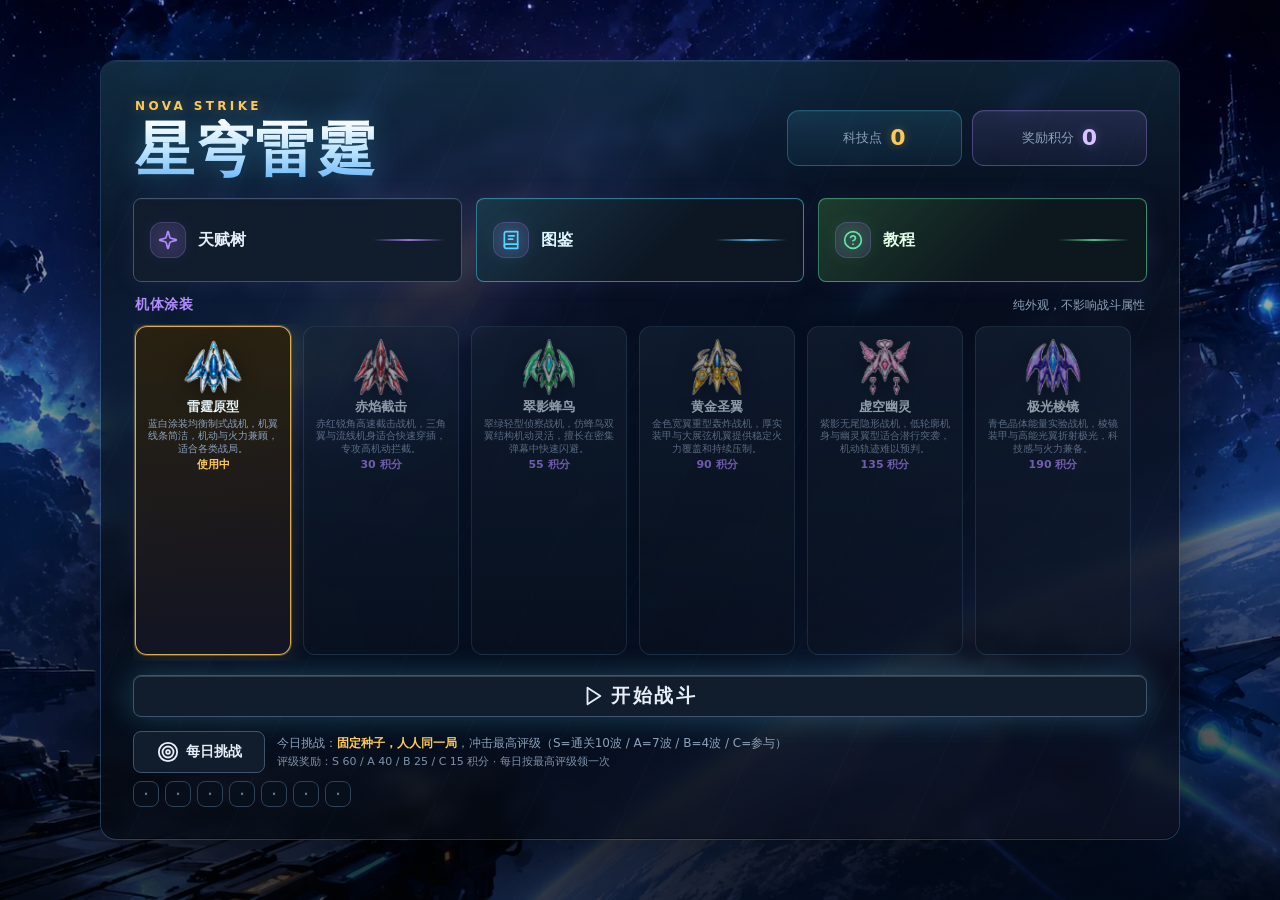
<file: index.html>
<!DOCTYPE html>
<html lang="zh-CN">
<head>
  <meta charset="UTF-8">
  <meta name="viewport" content="width=device-width, initial-scale=1.0">
  <meta http-equiv="refresh" content="0; url=./game/">
  <title>星穹雷霆（Nova Strike）</title>
  <script>location.replace('./game/');</script>
</head>
<body style="font-family:sans-serif;text-align:center;padding:3em;background:#04070c;color:#9fe8b4">
  <p>正在进入游戏…</p>
  <p>如果没有自动跳转，<a href="./game/" style="color:#4fc3f7">点这里开始游戏</a></p>
</body>
</html>
</file>
<file: game/style.css>
:root {
  --bg: #04070c;
  --panel: #0b1320;
  --panel-2: #111c2d;
  --line: #25384f;
  --ink: #e6eef7;
  --muted: #8da1ba;
  --cyan: #54d7ff;
  --amber: #ffc857;
  --green: #62e6a1;
  --red: #ff5e6c;
  --violet: #b28cff;
}

* {
  box-sizing: border-box;
}

html,
body {
  margin: 0;
  height: 100%;
  overflow: hidden;
  background: linear-gradient(180deg, #04070c, #07101d 55%, #0a0d17);
  color: var(--ink);
  font-family: "Segoe UI", "Noto Sans CJK SC", "Microsoft YaHei", system-ui, sans-serif;
}

button {
  font: inherit;
}

.icon {
  display: block;
  width: 22px;
  height: 22px;
  fill: none;
  stroke: currentColor;
  stroke-width: 2;
  stroke-linecap: round;
  stroke-linejoin: round;
}

.shell {
  position: relative;
  width: 100%;
  height: 100dvh;
  max-height: 100dvh;
  min-height: 0;
  margin: 0;
  padding: 0;
  display: flex;
  flex-direction: column;
  gap: 0;
  overflow: hidden;
}

.shell.menu-mode .stage-slot,
.shell.menu-mode .controls {
  display: none;
}

.shell.menu-mode {
  width: 100%;
  max-width: none;
  padding: 0;
}

.shell.menu-mode .main-menu {
  display: flex;
}

.main-menu {
  position: absolute;
  inset: 0;
  z-index: 30;
  display: flex;
  align-items: stretch;
  justify-content: stretch;
  padding: 0;
  overflow: hidden;
  background: #04070c;
}

.main-menu::before {
  content: "";
  position: absolute;
  inset: 0;
  z-index: 0;
  pointer-events: none;
  background: url("assets/menu.webp") center / cover no-repeat;
  filter: brightness(1.05) contrast(1.1) saturate(1.12);
}

.main-menu::after {
  content: "";
  position: absolute;
  inset: 0;
  z-index: 0;
  pointer-events: none;
  background:
    radial-gradient(120% 90% at 50% 38%, transparent 42%, rgba(2, 5, 9, 0.55) 100%),
    linear-gradient(180deg, rgba(2, 5, 9, 0.25), rgba(2, 5, 9, 0.6));
}

.menu-panel {
  position: relative;
  z-index: 1;
  width: min(1080px, calc(100% - 80px));
  height: min(780px, calc(100% - 80px));
  max-width: min(1080px, calc(100% - 80px));
  max-height: min(780px, calc(100% - 80px));
  margin: auto;
  padding: clamp(20px, 2.6vw, 32px);
  overflow: auto;
  background: rgba(6, 12, 22, 0.46);
  backdrop-filter: blur(8px);
  -webkit-backdrop-filter: blur(8px);
  border: 1px solid rgba(120, 190, 255, 0.24);
  border-radius: 16px;
  box-shadow:
    inset 0 1px 0 rgba(255, 255, 255, 0.06),
    0 30px 90px rgba(0, 0, 0, 0.6);
  display: grid;
  grid-template-columns: minmax(320px, 1fr) minmax(360px, auto);
  grid-template-rows: auto auto minmax(150px, 1fr) auto auto;
  grid-template-areas:
    "hero currencies"
    "talent talent"
    "skins skins"
    "start start"
    "daily daily";
  gap: 14px;
  isolation: isolate;
}

.menu-panel::before {
  content: "";
  position: absolute;
  inset: 0;
  z-index: -1;
  pointer-events: none;
  background:
    linear-gradient(180deg, rgba(84, 215, 255, 0.1), transparent 22%),
    linear-gradient(135deg, rgba(84, 215, 255, 0.05), transparent 40%),
    linear-gradient(315deg, rgba(178, 140, 255, 0.045), transparent 44%),
    linear-gradient(180deg, rgba(10, 18, 30, 0.55), rgba(5, 10, 18, 0.62));
  border: 0;
  border-radius: 16px;
  box-shadow:
    inset 0 1px 0 rgba(255, 255, 255, 0.045),
    inset 0 -1px 0 rgba(0, 0, 0, 0.35),
    0 18px 60px rgba(0, 0, 0, 0.42);
}

.menu-panel::after {
  content: "";
  position: absolute;
  inset: 0;
  z-index: -1;
  pointer-events: none;
  background: repeating-linear-gradient(
    115deg,
    rgba(84, 215, 255, 0.025) 0,
    rgba(84, 215, 255, 0.025) 1px,
    transparent 1px,
    transparent 88px
  );
}

.menu-panel > * {
  min-width: 0;
}

.menu-hero {
  grid-area: hero;
  align-self: center;
  padding: 2px;
  text-align: left;
}

.menu-kicker {
  display: inline-block;
  margin-bottom: 6px;
  color: var(--amber);
  font-size: 12px;
  font-weight: 800;
  letter-spacing: 0.28em;
  text-transform: uppercase;
  text-shadow: 0 0 12px rgba(255, 200, 87, 0.35);
}

.menu-panel h2 {
  margin: 0;
  color: transparent;
  background: linear-gradient(180deg, #f4fbff 8%, #b8e2ff 55%, #6fb9f8);
  -webkit-background-clip: text;
  background-clip: text;
  font-size: clamp(36px, 4.6vw, 60px);
  letter-spacing: 0.02em;
  line-height: 1.04;
  filter: drop-shadow(0 2px 14px rgba(84, 215, 255, 0.28));
}

.menu-currencies {
  grid-area: currencies;
  align-self: center;
  display: grid;
  grid-template-columns: repeat(2, minmax(0, 1fr));
  gap: 10px;
  margin: 0;
}

.menu-points {
  min-height: 56px;
  margin-top: 0;
  padding: 10px 16px;
  text-align: center;
  background: linear-gradient(180deg, rgba(84, 215, 255, 0.12), rgba(84, 215, 255, 0.05));
  border: 1px solid rgba(84, 215, 255, 0.28);
  border-radius: 12px;
  color: var(--muted);
  font-size: 13px;
  display: flex;
  align-items: center;
  justify-content: center;
  gap: 8px;
  box-shadow: inset 0 1px 0 rgba(255, 255, 255, 0.05);
}

.menu-points strong {
  color: var(--amber);
  font-size: 22px;
  text-shadow: 0 0 10px rgba(255, 200, 87, 0.3);
}

.reward-points {
  background: linear-gradient(180deg, rgba(178, 140, 255, 0.13), rgba(178, 140, 255, 0.05));
  border-color: rgba(178, 140, 255, 0.34);
}

.reward-points strong {
  color: #d8c5ff;
  text-shadow: 0 0 10px rgba(178, 140, 255, 0.35);
}

.build-section {
  grid-area: build;
  min-height: 0;
  margin: 0 0 10px;
  display: flex;
  flex-direction: column;
}

.build-head {
  display: flex;
  align-items: baseline;
  justify-content: space-between;
  gap: 10px;
  margin-bottom: 7px;
}

.build-head h3 {
  margin: 0;
  color: var(--green);
  font-size: 14px;
}

.build-head span {
  color: var(--muted);
  font-size: 11px;
  font-weight: 800;
}

.build-list {
  flex: 1 1 auto;
  min-height: 0;
  display: grid;
  grid-template-columns: repeat(auto-fit, minmax(140px, 1fr));
  gap: 8px;
  overflow-y: auto;
  overscroll-behavior-y: contain;
  scrollbar-width: thin;
  scrollbar-color: #38506b transparent;
}

.build-card {
  width: 100%;
  min-width: 0;
  min-height: 82px;
  display: flex;
  align-items: flex-start;
  gap: 8px;
  padding: 9px;
  text-align: left;
  color: var(--ink);
  background: linear-gradient(180deg, rgba(17, 28, 45, 0.9), rgba(11, 19, 32, 0.72));
  border: 1px solid var(--line);
  border-radius: 8px;
  cursor: pointer;
}

.build-card .icon {
  flex: 0 0 24px;
  width: 24px;
  height: 24px;
  color: var(--green);
}

.build-card:hover:not(.selected) {
  border-color: var(--green);
}

.build-card.selected {
  border-color: var(--green);
  background: #122b28;
  box-shadow:
    0 0 0 1px rgba(98, 230, 161, 0.22),
    0 0 18px rgba(98, 230, 161, 0.12);
}

.build-card.selected .icon {
  color: var(--green);
}

.build-main {
  min-width: 0;
  flex: 1 1 auto;
  display: flex;
  flex-direction: column;
  gap: 3px;
}

.build-main strong {
  color: #eafff5;
  font-size: 13px;
  line-height: 1.2;
}

.build-main span {
  color: var(--muted);
  font-size: 10px;
  line-height: 1.3;
}

.meta-list {
  display: grid;
  grid-template-columns: repeat(2, minmax(0, 1fr));
  gap: 8px;
  margin: 14px 0 16px;
}

.talent-tree-entry {
  grid-area: talent;
  min-height: 0;
  margin: 0;
  width: 100%;
}

.talent-tree-open-btn {
  width: 100%;
  min-width: 0;
  height: 100%;
  min-height: 210px;
  flex-direction: column;
  justify-content: center;
  gap: 10px;
  border-color: rgba(178, 140, 255, 0.5);
  background:
    linear-gradient(135deg, rgba(178, 140, 255, 0.14), rgba(11, 19, 32, 0.72) 58%),
    #17192c;
  color: #e5d9ff;
  border-radius: 8px;
  box-shadow:
    inset 0 1px 0 rgba(255, 255, 255, 0.04),
    0 0 24px rgba(178, 140, 255, 0.08);
}

.talent-tree-open-btn .icon {
  width: 46px;
  height: 46px;
  color: var(--violet);
  filter: drop-shadow(0 0 8px rgba(178, 140, 255, 0.38));
}

.talent-tree-open-btn span {
  font-size: 20px;
  font-weight: 900;
}

.talent-tree-open-btn::after {
  content: "";
  width: 128px;
  height: 2px;
  border-radius: 999px;
  background: linear-gradient(90deg, transparent, var(--violet), transparent);
  opacity: 0.8;
}

.talent-tree-open-btn:hover {
  border-color: #b28cff;
  color: #ffffff;
  box-shadow:
    inset 0 1px 0 rgba(255, 255, 255, 0.05),
    0 0 30px rgba(178, 140, 255, 0.2);
  transform: translateY(-1px);
}

#talentTreeOverlay .talent-tree-panel {
  width: 100%;
  max-width: none;
  height: 100%;
  max-height: none;
  margin: 0;
  padding: clamp(16px, 2.4vw, 28px);
  overflow: hidden;
  text-align: left;
  background: transparent;
  border: 0;
  border-radius: 0;
  box-shadow: none;
  display: flex;
  flex-direction: column;
}

#talentTreeOverlay {
  z-index: 40;
  padding: 0;
  background:
    linear-gradient(118deg, rgba(84, 215, 255, 0.1), transparent 34%),
    linear-gradient(300deg, rgba(178, 140, 255, 0.08), transparent 40%),
    rgba(4, 8, 14, 0.96);
}

.talent-tree-top {
  display: flex;
  align-items: center;
  justify-content: space-between;
  gap: 12px;
  flex-wrap: wrap;
  margin-bottom: 12px;
}

.talent-tree-top h2 {
  margin: 0;
  font-size: clamp(26px, 3vw, 36px);
  letter-spacing: 0;
  text-shadow: 0 0 24px rgba(84, 215, 255, 0.24);
}

.talent-tree-actions {
  display: flex;
  align-items: center;
  gap: 8px;
  flex-wrap: wrap;
}

.tree-close-btn {
  min-width: 110px;
  height: 40px;
}

.tree-reset-btn {
  min-width: 152px;
  height: 40px;
  border-color: rgba(255, 200, 87, 0.5);
  background: linear-gradient(180deg, rgba(255, 200, 87, 0.14), rgba(40, 29, 12, 0.84));
  color: #ffe4a3;
}

.tree-reset-btn .icon {
  width: 16px;
  height: 16px;
}

.tree-reset-btn:hover:not(:disabled) {
  border-color: var(--amber);
  color: #fff3cd;
}

.tree-reset-btn:disabled {
  opacity: 0.42;
  cursor: default;
}

.talent-tree-points {
  position: relative;
  display: flex;
  align-items: center;
  gap: 10px;
  flex-wrap: wrap;
  margin-bottom: 14px;
  padding: 12px 14px;
  overflow: hidden;
  background: linear-gradient(180deg, rgba(17, 28, 45, 0.88), rgba(11, 19, 32, 0.72));
  border: 1px solid rgba(84, 215, 255, 0.22);
  border-radius: 8px;
  color: var(--muted);
  font-size: 12px;
}

.talent-tree-points strong {
  color: var(--ink);
  font-size: 16px;
}

.talent-tree-points::after {
  content: "";
  position: absolute;
  left: 0;
  bottom: 0;
  width: var(--tree-progress, 0%);
  height: 3px;
  background: linear-gradient(90deg, var(--cyan), var(--violet));
  box-shadow: 0 0 12px rgba(84, 215, 255, 0.36);
  transition: width 220ms ease;
}

.talent-tree-list {
  flex: 1 1 auto;
  min-height: 0;
  max-height: none;
  overflow-y: auto;
  padding: 4px;
  scrollbar-width: thin;
  scrollbar-color: #38506b transparent;
}

.talent-tree-grid {
  display: grid;
  grid-template-columns: repeat(2, minmax(0, 1fr));
  align-items: start;
  gap: 14px;
}

.talent-branch {
  --branch-color: var(--cyan);
  position: relative;
  min-height: 230px;
  display: flex;
  flex-direction: column;
  overflow: hidden;
  padding: 14px;
  border: 1px solid rgba(84, 215, 255, 0.22);
  border-radius: 8px;
  background:
    linear-gradient(135deg, var(--branch-soft, rgba(84, 215, 255, 0.08)), transparent 46%),
    rgba(13, 21, 34, 0.78);
  box-shadow: inset 0 1px 0 rgba(255, 255, 255, 0.03);
}

.talent-branch[data-branch="offense"] {
  --branch-color: var(--cyan);
  --branch-soft: rgba(84, 215, 255, 0.12);
}

.talent-branch[data-branch="survival"] {
  --branch-color: var(--green);
  --branch-soft: rgba(98, 230, 161, 0.12);
}

.talent-branch[data-branch="energy"] {
  --branch-color: var(--amber);
  --branch-soft: rgba(255, 200, 87, 0.12);
}

.talent-branch[data-branch="chaos"] {
  --branch-color: var(--violet);
  --branch-soft: rgba(178, 140, 255, 0.14);
}

.talent-branch::before {
  content: "";
  position: absolute;
  top: 0;
  left: 0;
  width: 100%;
  height: 4px;
  background: linear-gradient(90deg, var(--branch-color), transparent);
  box-shadow: 0 0 14px var(--branch-color);
  opacity: 0.85;
}

.talent-branch-head {
  display: flex;
  align-items: center;
  gap: 10px;
  margin-bottom: 10px;
}

.talent-branch-icon {
  flex: 0 0 34px;
  width: 34px;
  height: 34px;
  color: var(--branch-color);
  filter: drop-shadow(0 0 8px var(--branch-color));
}

.talent-branch-title {
  min-width: 0;
  flex: 1 1 auto;
  display: flex;
  flex-direction: column;
  gap: 3px;
}

.talent-branch-head h3 {
  margin: 0;
  color: var(--branch-color);
  font-size: 16px;
  letter-spacing: 0;
}

.talent-branch-head span {
  color: var(--muted);
  font-size: 11px;
  line-height: 1.3;
}

.talent-milestones {
  display: flex;
  flex-wrap: wrap;
  gap: 5px;
}

.talent-milestone-chip {
  padding: 2px 7px;
  border: 1px solid rgba(255, 200, 87, 0.35);
  border-radius: 6px;
  background: rgba(255, 200, 87, 0.07);
  color: #d8c08a;
  font-size: 10px;
  font-weight: 700;
}

.talent-milestone-chip .talent-milestone-effect {
  font-weight: 500;
  opacity: 0.85;
  font-size: 0.95em;
}

.talent-milestone-chip.unlocked {
  border-color: var(--green);
  background: rgba(98, 230, 161, 0.1);
  color: var(--green);
}

.talent-branch-summary {
  margin-top: 7px;
  padding: 6px 10px;
  border-radius: 8px;
  background: rgba(127, 231, 255, 0.07);
  border: 1px solid rgba(127, 231, 255, 0.16);
  font-size: 12px;
  line-height: 1.55;
  color: #cfe6f5;
  overflow-wrap: anywhere;
  word-break: break-word;
}

.talent-branch-progress {
  position: relative;
  height: 5px;
  margin: 0 0 10px;
  overflow: hidden;
  background: rgba(255, 255, 255, 0.06);
  border-radius: 999px;
}

.talent-branch-progress::after {
  content: "";
  display: block;
  width: var(--branch-progress, 0%);
  height: 100%;
  background: linear-gradient(90deg, var(--branch-color), #ffffff);
  border-radius: inherit;
  box-shadow: 0 0 10px var(--branch-color);
  transition: width 220ms ease;
}

.talent-node-grid {
  display: grid;
  grid-template-columns: repeat(2, minmax(0, 1fr));
  gap: 8px;
}

.tree-max-badge {
  margin-bottom: 12px;
  padding: 10px;
  border: 1px solid rgba(255, 200, 87, 0.45);
  border-radius: 8px;
  background: rgba(255, 200, 87, 0.08);
  color: var(--amber);
  font-weight: 800;
  text-align: center;
}

.skin-section {
  grid-area: skins;
  min-height: 0;
  margin: 0;
  display: flex;
  flex-direction: column;
}

.skin-head {
  display: flex;
  align-items: baseline;
  justify-content: space-between;
  gap: 12px;
  margin-bottom: 10px;
  padding: 0 2px;
}

.skin-head h3 {
  margin: 0;
  color: var(--violet);
  font-size: 14px;
  letter-spacing: 0.04em;
}

.skin-head span {
  color: var(--muted);
  font-size: 12px;
}

.skin-list {
  flex: 1 1 auto;
  min-height: 0;
  display: flex;
  gap: 12px;
  padding: 2px 2px 6px;
  overflow-x: auto;
  overscroll-behavior-x: contain;
  scrollbar-width: thin;
  scrollbar-color: #3c5a78 transparent;
}

.skin-card {
  flex: 0 0 156px;
  min-height: 120px;
  display: flex;
  flex-direction: column;
  align-items: center;
  gap: 4px;
  padding: 12px 8px 10px;
  color: var(--ink);
  text-align: center;
  background: linear-gradient(180deg, rgba(22, 35, 54, 0.9), rgba(11, 19, 32, 0.85));
  border: 1px solid rgba(120, 170, 220, 0.24);
  border-radius: 12px;
  cursor: pointer;
  transition: transform 140ms ease, border-color 140ms ease, box-shadow 140ms ease, background 140ms ease;
}

.skin-card:hover:not(:disabled):not(.selected) {
  border-color: rgba(178, 140, 255, 0.7);
  transform: translateY(-2px);
  box-shadow: 0 10px 26px rgba(0, 0, 0, 0.38);
}

.skin-card.selected {
  border-color: rgba(255, 200, 87, 0.85);
  background: linear-gradient(180deg, rgba(44, 34, 14, 0.92), rgba(20, 22, 36, 0.92));
  box-shadow:
    0 0 0 1px rgba(255, 200, 87, 0.28),
    0 0 24px rgba(255, 200, 87, 0.16);
}

/* 皮肤购买二次确认：红色警示 + 脉动 */
.skin-card.confirming {
  border-color: var(--red) !important;
  background: linear-gradient(180deg, rgba(60, 14, 24, 0.95), rgba(20, 14, 24, 0.9)) !important;
  animation: skinConfirmPulse 0.9s ease-in-out infinite;
}

.skin-card.confirming .skin-action {
  color: #ffd7dc !important;
  font-weight: 900;
}

@keyframes skinConfirmPulse {
  0%, 100% {
    box-shadow: 0 0 0 1px rgba(255, 94, 108, 0.35), 0 0 22px rgba(255, 94, 108, 0.22);
  }
  50% {
    box-shadow: 0 0 0 1px rgba(255, 94, 108, 0.7), 0 0 34px rgba(255, 94, 108, 0.4);
  }
}

.skin-card:disabled {
  opacity: 0.62;
  cursor: default;
}

.skin-preview {
  width: 66px;
  height: 56px;
  image-rendering: auto;
  filter: drop-shadow(0 4px 10px rgba(0, 0, 0, 0.45));
}

.skin-main {
  min-width: 0;
  display: flex;
  flex-direction: column;
  gap: 3px;
}

.skin-main strong {
  color: #eaf8ff;
  font-size: 13px;
  line-height: 1.2;
}

.skin-main > span {
  color: var(--muted);
  font-size: 10px;
  line-height: 1.25;
}

.skin-main .skin-action {
  color: var(--violet);
  font-size: 11px;
  font-weight: 800;
}

.skin-card.selected .skin-action {
  color: var(--amber);
}

.affix-section {
  grid-area: affix;
  min-height: 0;
  margin: 0;
  display: flex;
  flex-direction: column;
}

.affix-head {
  display: flex;
  align-items: baseline;
  justify-content: space-between;
  gap: 12px;
  margin-bottom: 8px;
}

.affix-head h3 {
  margin: 0;
  color: var(--amber);
  font-size: 14px;
  letter-spacing: 0;
}

.affix-head span {
  color: var(--muted);
  font-size: 12px;
}

.affix-all-btn {
  margin-left: auto;
  padding: 4px 12px;
  border: 1px solid rgba(255, 200, 87, 0.4);
  border-radius: 999px;
  background: rgba(255, 200, 87, 0.08);
  color: var(--amber);
  font-size: 12px;
  font-weight: 700;
  cursor: pointer;
  white-space: nowrap;
}

.affix-all-btn:hover {
  background: rgba(255, 200, 87, 0.18);
  border-color: rgba(255, 200, 87, 0.7);
}

.affix-list {
  flex: 1 1 auto;
  min-height: 0;
  display: grid;
  grid-template-columns: repeat(2, minmax(0, 1fr));
  align-content: start;
  gap: 8px;
  overflow-y: auto;
  padding-right: 4px;
  scrollbar-width: thin;
  scrollbar-color: #38506b transparent;
}

.affix-card {
  width: 100%;
  min-height: 96px;
  display: grid;
  grid-template-columns: 44px 1fr;
  align-items: start;
  gap: 2px 10px;
  padding: 8px;
  text-align: left;
  color: var(--ink);
  background: var(--panel-2);
  border: 1px solid var(--line);
  border-radius: 8px;
  cursor: pointer;
}

.affix-card:focus-visible {
  outline: 2px solid var(--cyan);
  outline-offset: 1px;
}

.affix-icon-col {
  display: flex;
  flex-direction: column;
  align-items: center;
  gap: 7px;
  padding-top: 2px;
}

.affix-icon-col .icon {
  flex: 0 0 24px;
  width: 24px;
  height: 24px;
  color: var(--cyan);
}

.affix-clear {
  padding: 2px 9px;
  border: 1px solid rgba(255, 120, 130, 0.4);
  border-radius: 999px;
  background: rgba(255, 90, 100, 0.08);
  color: #ff9a9a;
  font-size: 10.5px;
  font-weight: 700;
  cursor: pointer;
  white-space: nowrap;
}

.affix-clear:hover {
  background: rgba(255, 90, 100, 0.2);
  border-color: rgba(255, 120, 130, 0.7);
}

.affix-card .icon {
  flex: 0 0 24px;
  width: 24px;
  height: 24px;
  color: var(--cyan);
}

.affix-main {
  flex: 1 1 auto;
  min-width: 0;
}

.affix-main h3 {
  display: flex;
  align-items: center;
  justify-content: space-between;
  gap: 6px;
  margin: 0 0 4px;
  font-size: 13px;
  line-height: 1.25;
}

.affix-level {
  flex: 0 0 auto;
  padding: 1px 5px;
  border: 1px solid rgba(84, 215, 255, 0.28);
  border-radius: 999px;
  color: var(--cyan);
  font-size: 10px;
  font-weight: 900;
}

.affix-main p {
  margin: 0 0 4px;
  color: var(--muted);
  font-size: 10.5px;
  line-height: 1.35;
}

.affix-reward {
  display: inline-block;
  padding: 2px 6px;
  border: 1px solid rgba(255, 200, 87, 0.35);
  border-radius: 6px;
  color: var(--amber);
  font-size: 11px;
  font-weight: 800;
}

.affix-card.selected {
  border-color: var(--amber);
  background: #17263a;
  box-shadow:
    0 0 0 1px rgba(255, 200, 87, 0.35),
    0 0 18px rgba(255, 200, 87, 0.12);
}

.affix-card.selected .icon,
.affix-card.selected .affix-level {
  color: var(--amber);
}

.affix-card.selected .affix-level {
  border-color: rgba(255, 200, 87, 0.42);
}

.affix-card:hover:not(.selected) {
  border-color: var(--cyan);
}

.meta-row {
  width: 100%;
  min-height: 64px;
  display: flex;
  align-items: center;
  gap: 10px;
  padding: 9px 10px;
  text-align: left;
  color: var(--ink);
  background: rgba(8, 15, 25, 0.82);
  border: 1px solid var(--line);
  border-left: 3px solid var(--branch-color, var(--cyan));
  border-radius: 8px;
}

.meta-row .icon {
  flex: 0 0 26px;
  width: 26px;
  height: 26px;
  color: var(--cyan);
}

.meta-main {
  flex: 1 1 auto;
  min-width: 0;
}

.meta-main h3 {
  margin: 0 0 3px;
  font-size: 14px;
  line-height: 1.25;
}

.meta-main p {
  margin: 0 0 7px;
  color: var(--muted);
  font-size: 12px;
  line-height: 1.35;
}

.meta-level-track {
  display: block;
  height: 3px;
  overflow: hidden;
  background: rgba(255, 255, 255, 0.06);
  border-radius: 999px;
}

.meta-level-track i {
  display: block;
  width: var(--node-progress, 0%);
  height: 100%;
  background: var(--branch-color, var(--cyan));
  border-radius: inherit;
  box-shadow: 0 0 8px var(--branch-color, var(--cyan));
}

.meta-btn {
  flex: 0 0 auto;
  min-width: 82px;
  height: 34px;
  border: 1px solid #3e556e;
  border-radius: 8px;
  background: #122032;
  color: var(--ink);
  cursor: pointer;
}

.meta-actions {
  display: flex;
  flex: 0 0 auto;
  align-items: center;
  gap: 6px;
}

.meta-actions .meta-btn {
  min-width: 72px;
}

.meta-actions .bulk-meta-btn {
  min-width: 64px;
  color: #d8c5ff;
  border-color: rgba(178, 140, 255, 0.5);
}

.meta-btn:hover:not(:disabled) {
  border-color: var(--cyan);
  color: var(--cyan);
}

.bulk-meta-btn:hover:not(:disabled) {
  border-color: #b28cff;
  color: #e5d9ff;
}

.meta-btn:disabled {
  color: #5c7088;
  cursor: default;
}

.start-btn {
  grid-area: start;
  width: 100%;
  min-width: 0;
  height: 62px;
  border-color: rgba(120, 215, 255, 0.8);
  background: linear-gradient(180deg, #2e7ab5, #123a5e);
  color: #eafcff;
  font-size: 19px;
  font-weight: 800;
  letter-spacing: 0.14em;
  box-shadow:
    inset 0 1px 0 rgba(255, 255, 255, 0.16),
    0 0 30px rgba(84, 215, 255, 0.26);
  transition: transform 140ms ease, box-shadow 140ms ease, border-color 140ms ease, filter 140ms ease;
}

.start-btn:hover {
  border-color: var(--cyan);
  color: #ffffff;
  transform: translateY(-1px);
  filter: brightness(1.12);
  box-shadow:
    inset 0 1px 0 rgba(255, 255, 255, 0.2),
    0 0 42px rgba(84, 215, 255, 0.4);
}

.start-btn .icon {
  width: 22px;
  height: 22px;
}

/* 每日挑战入口 */
.daily-block {
  grid-area: daily;
  min-width: 0;
  display: flex;
  flex-direction: column;
  gap: 8px;
}

.daily-row {
  display: flex;
  align-items: center;
  gap: 12px;
  flex-wrap: wrap;
}

.daily-btn {
  height: 40px;
  padding: 0 16px;
  border-color: rgba(255, 209, 102, 0.55);
  background: linear-gradient(180deg, rgba(255, 209, 102, 0.16), rgba(46, 36, 14, 0.85));
  color: #ffe4a3;
  font-size: 14px;
  font-weight: 800;
}

.daily-btn:hover {
  border-color: var(--amber);
  color: #fff3cd;
  transform: translateY(-1px);
}

.daily-info {
  flex: 1 1 auto;
  min-width: 0;
  color: var(--muted);
  font-size: 12px;
  line-height: 1.4;
  overflow-wrap: anywhere;
  word-break: break-word;
}

.daily-goal {
  font-size: 12px;
}

.daily-goal strong {
  color: var(--amber);
}

.daily-goal .daily-rating-S { color: #ffd166; }
.daily-goal .daily-rating-A { color: #54d7ff; }
.daily-goal .daily-rating-B { color: #62e6a1; }
.daily-goal .daily-rating-C { color: #8da1ba; }

.daily-reward {
  margin-top: 2px;
  color: #7e93ab;
  font-size: 11px;
}

.daily-badges {
  display: flex;
  gap: 6px;
  flex-wrap: wrap;
}

.daily-badge {
  width: 26px;
  height: 26px;
  display: inline-flex;
  align-items: center;
  justify-content: center;
  border: 1px solid #2e4259;
  border-radius: 8px;
  background: rgba(8, 16, 27, 0.8);
  color: #5c7288;
  font-size: 12px;
  font-weight: 900;
}

.daily-badge.rating-S {
  border-color: rgba(255, 209, 102, 0.85);
  color: #ffd166;
  box-shadow: 0 0 10px rgba(255, 209, 102, 0.35);
}

.daily-badge.rating-A {
  border-color: rgba(84, 215, 255, 0.8);
  color: #54d7ff;
}

.daily-badge.rating-B {
  border-color: rgba(98, 230, 161, 0.75);
  color: #62e6a1;
}

.daily-badge.rating-C {
  border-color: rgba(141, 161, 186, 0.6);
  color: #8da1ba;
}

kbd {
  min-width: 24px;
  height: 24px;
  display: inline-grid;
  place-items: center;
  padding: 0 6px;
  border: 1px solid #38506b;
  border-bottom-width: 2px;
  border-radius: 6px;
  background: #101d2d;
  color: #dff8ff;
  font-family: inherit;
  font-size: 11px;
  font-weight: 800;
}

.auto-ult-value {
  flex: 0 0 auto;
  color: var(--amber);
  font-size: 10px;
  font-weight: 800;
  line-height: 1.1;
  text-align: right;
}

.hp-stat,
.xp-stat {
  min-height: 38px;
}

.bar {
  flex: 0 0 70px;
  width: 70px;
  height: 9px;
  background: #05080e;
  border: 1px solid #2b3b4f;
  border-radius: 999px;
  overflow: hidden;
}

.hp-stat .bar,
.xp-stat .bar {
  flex: 1 1 52px;
}

.hp-bar {
  position: relative;
}

#hpFill {
  display: block;
  width: 100%;
  height: 100%;
  background: linear-gradient(90deg, #ff4153, var(--red), #ff9a6b);
  transition: width 140ms ease-out;
}

/* 护盾：半透明青色能量覆层，叠加在血条上（左 0 → 盾量长度，与血量 1:1）。
   红色底 = 血量，青色覆层 = 护盾，一眼可读；斜纹增强"能量盾"质感，高亮边界定边界 */
.shield-frame {
  position: absolute;
  top: 0;
  left: 0;
  width: 0%;
  height: 100%;
  background: linear-gradient(90deg, rgba(122, 236, 255, 0.62), rgba(98, 230, 255, 0.34));
  border: 1px solid rgba(205, 250, 255, 0.95);
  box-shadow:
    0 0 9px rgba(98, 230, 255, 0.75),
    inset 0 0 5px rgba(175, 245, 255, 0.55);
  transition: width 140ms ease-out;
  pointer-events: none;
}

.shield-frame::before {
  content: '';
  position: absolute;
  inset: 0;
  background: repeating-linear-gradient(
    -55deg,
    rgba(255, 255, 255, 0.28) 0 3px,
    rgba(255, 255, 255, 0) 3px 7px
  );
  pointer-events: none;
}

/* 盾量超过血量：覆层更亮 + 发光脉冲 */
.hp-bar.shield-overflow .shield-frame {
  background: linear-gradient(90deg, rgba(122, 236, 255, 0.78), rgba(98, 230, 255, 0.5));
  animation: shield-overflow-pulse 1s ease-in-out infinite;
}

@keyframes shield-overflow-pulse {
  0%, 100% { box-shadow: 0 0 6px rgba(98, 230, 255, 0.5); }
  50% { box-shadow: 0 0 16px rgba(98, 230, 255, 1); }
}

#xpFill {
  display: block;
  width: 0%;
  height: 100%;
  background: linear-gradient(90deg, var(--cyan), #8be9ff);
  transition: width 160ms ease-out;
}

#ultFill {
  display: block;
  width: 0%;
  height: 100%;
  background: linear-gradient(90deg, var(--violet), var(--amber));
  transition: width 160ms ease-out;
}

.ult-stat .bar {
  border-color: #4a3a6d;
}

.ult-stat.ready .bar {
  border-color: var(--amber);
  box-shadow: 0 0 12px rgba(255, 200, 87, 0.32);
}

.stage-slot {
  position: relative;
  flex: 1 1 auto;
  min-width: 0;
  min-height: 0;
  overflow: hidden;
}

.stage {
  position: absolute;
  inset: 0;
  width: 100%;
  height: 100%;
  background: #04070c;
  border: 0;
  border-radius: 0;
  overflow: hidden;
  box-shadow: none;
}

.game-hud {
  position: absolute;
  inset: 0;
  z-index: 4;
  pointer-events: none;
}

.hud-left,
.hud-right {
  position: absolute;
  top: 10px;
  display: flex;
  flex-direction: column;
  gap: 7px;
  padding: 8px 10px;
  background: linear-gradient(180deg, rgba(5, 12, 20, 0.88), rgba(5, 12, 20, 0.68));
  border: 1px solid rgba(84, 215, 255, 0.18);
  border-radius: 6px;
  box-shadow: 0 8px 24px rgba(0, 0, 0, 0.28);
  transition: opacity 0.18s ease;
}

.hud-left {
  left: 10px;
  width: min(310px, calc(100% - 20px));
  max-width: min(310px, 62%);
}

.hud-right {
  right: 10px;
  align-items: flex-end;
}

/* HUD 收起按钮 + 收起状态（2026-08-18：移动端让出视野） */
.hud-collapse-btn {
  position: absolute;
  top: 60px;
  left: 50%;
  transform: translateX(-50%);
  z-index: 6;
  width: 26px;
  height: 26px;
  padding: 0;
  display: flex;
  align-items: center;
  justify-content: center;
  border-radius: 50%;
  border: 1px solid rgba(84, 215, 255, 0.35);
  background: rgba(5, 12, 20, 0.5);
  color: var(--green);
  cursor: pointer;
  opacity: 0.55;
  transition: opacity 0.18s ease;
  pointer-events: auto;
}
.hud-collapse-btn:hover { opacity: 1; }
.hud-collapse-btn .icon { width: 14px; height: 14px; }
.hud-collapse-btn[aria-pressed='true'] {
  border-color: rgba(255, 200, 87, 0.55);
  color: var(--amber, #ffc857);
  opacity: 0.8;
}
.game-hud.collapsed .hud-left,
.game-hud.collapsed .hud-right {
  opacity: 0.04;
  pointer-events: none;
}

.hud-time {
  color: var(--green);
  font-size: 12px;
  font-variant-numeric: tabular-nums;
  font-weight: 900;
  letter-spacing: 0.08em;
  text-shadow: 0 0 10px rgba(98, 230, 161, 0.35);
  display: flex;
  align-items: center;
  gap: 8px;
}

.hud-fps {
  color: var(--amber);
  font-size: 10px;
  font-weight: 800;
  padding: 1px 5px;
  border: 1px solid rgba(255, 200, 87, 0.35);
  border-radius: 4px;
  letter-spacing: 0;
  text-shadow: none;
}

.hud-bars {
  display: grid;
  gap: 5px;
}

.hud-row {
  min-height: 20px;
  display: flex;
  align-items: center;
  gap: 7px;
}

.hud-row .bar {
  flex: 1 1 auto;
  width: auto;
  min-width: 54px;
  height: 9px;
}

.hud-row .hud-label {
  flex: 0 0 auto;
  color: var(--muted);
  font-size: 10px;
  white-space: nowrap;
}

.hud-row .hud-label strong {
  margin-left: 3px;
  color: var(--ink);
  font-size: 11px;
}

.hud-row > strong {
  flex: 0 0 auto;
  min-width: 52px;
  color: var(--ink);
  font-size: 11px;
  text-align: right;
  white-space: nowrap;
}

.auto-ult-value {
  flex: 0 0 auto;
  color: var(--amber);
  font-size: 9px;
  font-weight: 800;
  white-space: nowrap;
}

.hud-stats {
  display: flex;
  flex-wrap: wrap;
  gap: 4px 9px;
  color: var(--muted);
  font-size: 10px;
  line-height: 1.25;
}

.hud-stat {
  display: inline-flex;
  align-items: center;
  gap: 3px;
}

.stats-btn {
  display: grid;
  place-items: center;
  width: 20px;
  height: 20px;
  margin-left: 2px;
  padding: 0;
  border: 1px solid rgba(84, 215, 255, 0.4);
  border-radius: 5px;
  background: rgba(12, 24, 40, 0.85);
  color: #9fd8ff;
  cursor: pointer;
  pointer-events: auto;
}

.stats-btn .icon {
  width: 12px;
  height: 12px;
}

.stats-btn:hover {
  background: #172a3f;
  border-color: var(--cyan);
}

.skill-count {
  position: absolute;
  left: -4px;
  bottom: -4px;
  min-width: 24px;
  padding: 1px 4px;
  border-radius: 8px;
  background: rgba(5, 12, 20, 0.9);
  border: 1px solid rgba(255, 200, 87, 0.45);
  color: #ffd166;
  font-size: 9px;
  font-weight: 800;
  text-align: center;
  font-variant-numeric: tabular-nums;
}

.stats-panel {
  position: fixed;
  inset: 0;
  z-index: 20;
  display: flex;
  align-items: center;
  justify-content: center;
  pointer-events: auto;
}

.stats-panel.hidden {
  display: none;
}

.stats-panel-mask {
  position: absolute;
  inset: 0;
  background: rgba(2, 6, 12, 0.62);
  backdrop-filter: blur(3px);
}

.stats-panel-box {
  position: relative;
  width: min(60%, 860px);
  height: min(60%, 600px);
  display: flex;
  flex-direction: column;
  overflow: hidden;
  background: linear-gradient(180deg, rgba(8, 18, 30, 0.97), rgba(6, 14, 24, 0.94));
  border: 1px solid rgba(84, 215, 255, 0.3);
  border-radius: 12px;
  box-shadow: 0 18px 60px rgba(0, 0, 0, 0.65);
  animation: stats-panel-in 160ms ease-out;
}

@keyframes stats-panel-in {
  from {
    transform: scale(0.94);
    opacity: 0;
  }
  to {
    transform: scale(1);
    opacity: 1;
  }
}

.stats-panel-head {
  display: flex;
  align-items: center;
  justify-content: space-between;
  padding: 12px 16px;
  border-bottom: 1px solid rgba(84, 215, 255, 0.15);
}

.stats-panel-head h3 {
  margin: 0;
  color: var(--cyan);
  font-size: 14px;
  font-weight: 800;
  letter-spacing: 0.08em;
}

.stats-panel-close {
  width: 24px;
  height: 24px;
  border: none;
  background: transparent;
  color: var(--muted);
  font-size: 18px;
  line-height: 1;
  cursor: pointer;
}

.stats-panel-close:hover {
  color: var(--ink);
}

.stats-panel-list {
  overflow-y: auto;
  padding: 6px 0;
}

.stats-panel-row {
  display: flex;
  align-items: center;
  gap: 8px;
  padding: 5px 12px;
  color: #b9d2e5;
  font-size: 11px;
  line-height: 1.35;
}

.stats-panel-row:nth-child(odd) {
  background: rgba(255, 255, 255, 0.02);
}

.stats-panel-row .sp-icon {
  flex: 0 0 auto;
  width: 13px;
  height: 13px;
  stroke: #7fd8ff;
}

.stats-panel-row .sp-name {
  flex: 0 0 auto;
  color: var(--muted);
}

.stats-panel-row .sp-value {
  margin-left: auto;
  color: #eef7ff;
  font-weight: 700;
  text-align: right;
  white-space: nowrap;
}

.stats-panel-row.sp-group {
  margin-top: 4px;
  padding-top: 6px;
  border-top: 1px solid rgba(84, 215, 255, 0.1);
  color: var(--cyan);
  font-size: 10px;
  font-weight: 800;
  letter-spacing: 0.1em;
}

.hud-icon {
  width: 12px;
  height: 12px;
  stroke: var(--muted);
}

.hud-stat .hud-icon {
  stroke: #7fd8ff;
}

.hud-stats strong {
  margin-left: 2px;
  color: #eef7ff;
  font-size: 11px;
  font-weight: 800;
}

.hud-right .hud-stats {
  justify-content: flex-end;
}

.hud-loadout {
  max-width: 100%;
  color: #b9d2e5;
  font-size: 10px;
  line-height: 1.35;
  white-space: pre-line;
}

.hud-actions {
  display: flex;
  gap: 6px;
  pointer-events: auto;
}

.hud-skills {
  position: absolute;
  right: 10px;
  bottom: 10px;
  display: flex;
  flex-direction: row-reverse;
  align-items: flex-end;
  gap: 10px;
  pointer-events: auto;
}

.skill-btn {
  position: relative;
  width: 64px;
  height: 64px;
  border-radius: 50%;
  background: rgba(10, 18, 30, 0.9);
  border: 1px solid rgba(84, 215, 255, 0.4);
  box-shadow: 0 6px 18px rgba(0, 0, 0, 0.4);
  display: grid;
  place-items: center;
  cursor: pointer;
  touch-action: none;
}

.skill-btn .icon {
  width: 30px;
  height: 30px;
}

.ult-charge-svg {
  width: 38px;
  height: 38px;
}

.skill-key {
  position: absolute;
  top: -4px;
  right: -4px;
  min-width: 18px;
  padding: 1px 4px;
  border-radius: 6px;
  background: rgba(5, 12, 20, 0.94);
  border: 1px solid rgba(84, 215, 255, 0.55);
  color: #9fd8ff;
  font-size: 10px;
  font-weight: 800;
  line-height: 1.2;
  text-align: center;
  font-family: inherit;
}

.ult-charge-bg {
  stroke: rgba(255, 255, 255, 0.22);
  fill: rgba(255, 255, 255, 0.05);
}

.ult-charge-fg {
  stroke: var(--amber);
  fill: rgba(255, 200, 87, 0.28);
  filter: drop-shadow(0 0 4px rgba(255, 200, 87, 0.5));
}

.ult-pct {
  position: absolute;
  left: -4px;
  bottom: -4px;
  min-width: 26px;
  padding: 1px 4px;
  border-radius: 8px;
  background: rgba(5, 12, 20, 0.9);
  border: 1px solid rgba(84, 215, 255, 0.3);
  color: var(--amber);
  font-size: 9px;
  font-weight: 800;
  text-align: center;
  font-variant-numeric: tabular-nums;
}

.ult-btn.ready .ult-charge-bg {
  stroke: rgba(255, 200, 87, 0.55);
  fill: rgba(255, 200, 87, 0.18);
}

.ult-btn.ready .ult-charge-fg {
  stroke: #ffd166;
  fill: rgba(255, 200, 87, 0.45);
  filter: drop-shadow(0 0 8px rgba(255, 200, 87, 0.9));
}

.ult-btn.ready {
  border-color: rgba(255, 200, 87, 0.9);
  animation: ult-ready-pulse 1.1s ease-in-out infinite;
}

@keyframes ult-ready-pulse {
  0%, 100% {
    box-shadow: 0 0 6px rgba(255, 200, 87, 0.35);
  }
  50% {
    box-shadow: 0 0 22px rgba(255, 200, 87, 0.85);
  }
}

.hud-tool {
  width: 34px;
  height: 34px;
}

.hud-tool .icon {
  width: 18px;
  height: 18px;
}

.hud-settle-btn {
  display: inline-flex;
  align-items: center;
  justify-content: center;
  gap: 5px;
  height: 34px;
  padding: 0 10px;
  border: 1px solid rgba(255, 200, 87, 0.55);
  border-radius: 8px;
  background: rgba(60, 45, 18, 0.82);
  color: #ffe4a3;
  font-size: 11px;
  font-weight: 800;
  cursor: pointer;
}

.hud-settle-btn .icon {
  width: 16px;
  height: 16px;
}

.hud-settle-btn:hover,
.hud-settle-btn:focus-visible {
  border-color: var(--amber);
  background: rgba(91, 65, 20, 0.94);
  color: #fff3cd;
}

.hud-settle-btn.confirming,
.action-btn.confirming {
  border-color: var(--red) !important;
  background: rgba(60, 14, 24, 0.92) !important;
  color: #ffd7dc !important;
}

.ult-stat.ready .bar {
  border-color: var(--amber);
  box-shadow: 0 0 12px rgba(255, 200, 87, 0.32);
}

.ult-stat.ready {
  animation: ult-ready-pulse 1.1s ease-in-out infinite;
}


.boss-warning {
  position: absolute;
  top: 10px;
  left: 50%;
  z-index: 4;
  transform: translateX(-50%);
  display: flex;
  align-items: center;
  gap: 8px;
  padding: 8px 16px;
  white-space: nowrap;
  background: rgba(52, 8, 18, 0.9);
  border: 1px solid var(--red);
  border-radius: 8px;
  color: #ffe3e6;
  font-size: 15px;
  font-weight: 800;
  letter-spacing: 0;
  box-shadow: 0 0 22px rgba(255, 94, 108, 0.38);
  animation: bossPulse 0.75s ease-in-out infinite alternate;
}

.boss-warning-preview {
  width: 42px;
  height: 42px;
  border-radius: 6px;
  background: radial-gradient(circle at 50% 35%, rgba(84, 215, 255, 0.14), rgba(3, 8, 16, 0.92) 72%);
  border: 1px solid rgba(255, 94, 108, 0.55);
}

.boss-bar {
  position: absolute;
  top: 10px;
  left: 50%;
  z-index: 4;
  transform: translateX(-50%);
  width: min(520px, calc(100% - 24px));
  display: flex;
  align-items: center;
  gap: 8px;
  padding: 7px 10px;
  background: rgba(8, 13, 22, 0.92);
  border: 1px solid rgba(255, 94, 108, 0.7);
  border-radius: 8px;
  box-shadow: 0 6px 24px rgba(0, 0, 0, 0.36);
}

.boss-label {
  flex: 0 0 auto;
  color: #ff8b95;
  font-size: 12px;
  font-weight: 800;
}

.boss-track {
  flex: 1 1 auto;
  min-width: 0;
  height: 10px;
  background: #17060b;
  border: 1px solid #4a1d27;
  border-radius: 999px;
  overflow: hidden;
}

#bossFill {
  display: block;
  width: 0%;
  height: 100%;
  background: linear-gradient(90deg, #ff5e6c, #ffb65e);
  transition: width 120ms ease-out;
}

.boss-bar strong {
  flex: 0 0 auto;
  min-width: 70px;
  color: #ffe3e6;
  font-size: 12px;
  text-align: right;
}

@keyframes bossPulse {
  from {
    opacity: 0.72;
    transform: translateX(-50%) scale(0.98);
  }
  to {
    opacity: 1;
    transform: translateX(-50%) scale(1.03);
  }
}

#game {
  display: block;
  width: 100%;
  height: 100%;
  touch-action: none;
  user-select: none;
  -webkit-user-select: none;
}

.log {
  position: absolute;
  top: 10px;
  right: 10px;
  width: min(300px, 46%);
  display: none !important;
  flex-direction: column;
  align-items: flex-end;
  gap: 5px;
  pointer-events: none;
  z-index: 3;
}

.log div {
  max-width: 100%;
  padding: 5px 8px;
  background: rgba(6, 12, 20, 0.78);
  border-left: 2px solid var(--cyan);
  border-radius: 4px;
  color: #d9ecf7;
  font-size: 12px;
  line-height: 1.25;
  text-shadow: 0 1px 2px #000;
}

.overlay {
  position: absolute;
  inset: 0;
  z-index: 6;
  display: flex;
  align-items: center;
  justify-content: center;
  padding: 20px;
  background: rgba(4, 8, 14, 0.78);
}

.hidden {
  display: none !important;
}

.overlay-panel {
  position: relative;
  width: min(1080px, 100%);
  max-height: calc(100vh - 40px);
  overflow-y: auto;
  overscroll-behavior: contain;
  padding: 26px 28px 24px;
  background:
    radial-gradient(120% 90% at 50% 0%, rgba(84, 215, 255, 0.1), rgba(84, 215, 255, 0) 55%),
    linear-gradient(170deg, rgba(26, 46, 72, 0.85), rgba(7, 14, 25, 0.95) 55%),
    var(--panel);
  border: 1px solid rgba(84, 215, 255, 0.22);
  border-radius: 16px;
  box-shadow:
    0 24px 80px rgba(0, 0, 0, 0.6),
    0 0 0 1px rgba(84, 215, 255, 0.1),
    inset 0 1px 0 rgba(255, 255, 255, 0.05);
  text-align: center;
}

.overlay-panel::before {
  content: '';
  position: absolute;
  top: 0;
  left: 18%;
  right: 18%;
  height: 2px;
  border-radius: 2px;
  background: linear-gradient(90deg, transparent, var(--cyan), var(--amber), transparent);
  opacity: 0.85;
  pointer-events: none;
}

.overlay-kicker {
  margin: 0 0 4px;
  font-size: 11px;
  font-weight: 700;
  letter-spacing: 0.32em;
  color: var(--cyan);
  opacity: 0.85;
  text-transform: uppercase;
}

.overlay-panel h2 {
  margin: 0 0 16px;
  font-size: 28px;
  letter-spacing: 1px;
  background: linear-gradient(100deg, var(--amber) 10%, #fff 55%, var(--cyan) 95%);
  -webkit-background-clip: text;
  background-clip: text;
  color: transparent;
  text-shadow: none;
}

.overlay-stats {
  display: grid;
  grid-template-columns: repeat(3, minmax(0, 1fr));
  gap: 12px;
  margin-bottom: 20px;
}

.overlay-stat {
  position: relative;
  padding: 12px 14px;
  background:
    linear-gradient(180deg, rgba(255, 255, 255, 0.045), rgba(255, 255, 255, 0)),
    var(--panel-2);
  border: 1px solid rgba(84, 215, 255, 0.14);
  border-radius: 10px;
  transition: border-color 140ms ease, transform 140ms ease;
}

.overlay-stat:hover {
  border-color: rgba(84, 215, 255, 0.4);
  transform: translateY(-1px);
}

.overlay-stat span {
  display: block;
  margin-bottom: 3px;
  color: var(--muted);
  font-size: 11px;
  letter-spacing: 0.08em;
  text-transform: uppercase;
}

.overlay-stat strong {
  font-size: 19px;
  color: #eafbff;
  font-weight: 800;
}

.overlay-actions {
  display: flex;
  justify-content: center;
  flex-wrap: wrap;
  gap: 10px;
  margin-top: 2px;
}

/* 结算页"本局加成"胶囊网格 */
.overlay-bonuses {
  margin: 0 0 18px;
  text-align: left;
}

.overlay-bonuses h3 {
  margin: 0 0 8px;
  font-size: 12px;
  font-weight: 700;
  letter-spacing: 0.2em;
  color: var(--amber);
  text-transform: uppercase;
}

.bonus-chips {
  display: flex;
  flex-wrap: wrap;
  gap: 7px;
}

.bonus-chip {
  display: inline-flex;
  align-items: center;
  gap: 7px;
  padding: 5px 12px;
  border-radius: 999px;
  background: rgba(84, 215, 255, 0.07);
  border: 1px solid rgba(84, 215, 255, 0.16);
  font-size: 12.5px;
  white-space: nowrap;
}

.bonus-chip span {
  color: var(--muted);
}

.bonus-chip b {
  color: #eafbff;
  font-weight: 800;
}

.action-btn {
  display: inline-flex;
  align-items: center;
  justify-content: center;
  gap: 7px;
  min-width: 132px;
  height: 42px;
  border: 1px solid #3e556e;
  border-radius: 8px;
  background: var(--panel-2);
  color: var(--ink);
  cursor: pointer;
}

.victory-action {
  border-color: rgba(98, 230, 161, 0.58);
  color: var(--green);
}

.endless-action {
  border-color: rgba(178, 140, 255, 0.58);
  color: #d8c5ff;
}

.action-btn:hover,
.upgrade-card:hover {
  border-color: var(--cyan);
  color: #eafbff;
}

.upgrade-panel {
  width: min(680px, 100%);
  padding: 22px;
}

.upgrade-choices {
  display: grid;
  grid-template-columns: 1fr 1fr;
  gap: 10px;
  margin-top: 4px;
}

.upgrade-card {
  display: flex;
  align-items: flex-start;
  gap: 11px;
  width: 100%;
  min-height: 112px;
  padding: 13px;
  text-align: left;
  color: var(--ink);
  background: var(--panel-2);
  border: 1px solid #2e4259;
  border-radius: 8px;
  cursor: pointer;
  transition: border-color 120ms ease, background 120ms ease, transform 120ms ease;
}

.upgrade-card:hover {
  background: #14243a;
  transform: translateY(-1px);
}

.upgrade-card:active {
  transform: translateY(1px);
}

.upgrade-card .icon {
  flex: 0 0 26px;
  width: 26px;
  height: 26px;
  fill: none;
  stroke: var(--cyan);
  stroke-width: 2;
}

.upgrade-card h3 {
  margin: 0 0 6px;
  font-size: 16px;
  line-height: 1.25;
}

.upgrade-card p {
  margin: 0;
  color: var(--muted);
  font-size: 13px;
  line-height: 1.35;
}

.rarity-badge {
  display: inline-block;
  margin-left: 8px;
  padding: 1px 7px;
  border: 1px solid currentColor;
  border-radius: 999px;
  font-size: 10px;
  font-weight: 800;
  vertical-align: middle;
}

.upgrade-card.rarity-green {
  border-color: rgba(98, 230, 161, 0.55);
  box-shadow: inset 0 0 18px rgba(98, 230, 161, 0.08);
}

.upgrade-card.rarity-blue {
  border-color: rgba(84, 215, 255, 0.55);
  box-shadow: inset 0 0 18px rgba(84, 215, 255, 0.08);
}

.upgrade-card.rarity-purple {
  border-color: rgba(178, 140, 255, 0.7);
  box-shadow: inset 0 0 22px rgba(178, 140, 255, 0.12);
}

.upgrade-card.rarity-orange {
  border-color: rgba(255, 158, 69, 0.85);
  box-shadow: inset 0 0 26px rgba(255, 158, 69, 0.16), 0 0 14px rgba(255, 158, 69, 0.25);
}

.upgrade-card.core-card {
  border-color: rgba(255, 209, 102, 0.8);
  background:
    linear-gradient(160deg, rgba(255, 209, 102, 0.14), rgba(11, 19, 32, 0.9) 55%),
    var(--panel-2);
  box-shadow: inset 0 0 26px rgba(255, 209, 102, 0.14), 0 0 18px rgba(255, 209, 102, 0.28);
}

.upgrade-card.core-card .icon {
  stroke: var(--amber);
  filter: drop-shadow(0 0 6px rgba(255, 209, 102, 0.5));
}

.upgrade-card.core-card:hover {
  border-color: var(--amber);
  box-shadow: inset 0 0 30px rgba(255, 209, 102, 0.2), 0 0 26px rgba(255, 209, 102, 0.4);
}

.controls {
  position: absolute;
  left: 12px;
  bottom: 12px;
  z-index: 5;
  display: none;
  flex-direction: column;
  align-items: flex-start;
  gap: 10px;
  pointer-events: none;
}

.controls .dpad {
  pointer-events: auto;
}

.dpad {
  display: grid;
  grid-template-columns: repeat(3, 52px);
  grid-template-rows: repeat(3, 52px);
  gap: 6px;
}

.dpad .up {
  grid-area: 1 / 2;
}

.dpad .left {
  grid-area: 2 / 1;
}

.dpad .right {
  grid-area: 2 / 3;
}

.dpad .down {
  grid-area: 3 / 2;
}

.pad-btn,
.tool-btn {
  width: 52px;
  height: 52px;
  display: grid;
  place-items: center;
  border: 1px solid #33485f;
  border-radius: 8px;
  background: var(--panel-2);
  color: var(--ink);
  cursor: pointer;
  touch-action: none;
}

.pad-btn .icon,
.tool-btn .icon {
  width: 26px;
  height: 26px;
}

.pad-btn:hover,
.tool-btn:hover {
  border-color: var(--cyan);
  color: #eafbff;
}

.pad-btn:active,
.tool-btn:active,
.pad-btn.active,
.tool-btn.active {
  background: #172a3f;
  border-color: var(--cyan);
  color: var(--cyan);
  transform: translateY(1px);
}




.ult-btn.active {
  border-color: #ffe08a;
  color: #ffe08a;
  background: #1b2a1f;
  box-shadow: 0 0 22px rgba(255, 200, 87, 0.45);
}

.icons {
  position: absolute;
  width: 0;
  height: 0;
  overflow: hidden;
}

@media (pointer: coarse), (max-width: 760px) {
  .controls {
    display: flex;
  }

  .dpad {
    grid-template-columns: repeat(3, 46px);
    grid-template-rows: repeat(3, 46px);
    gap: 6px;
  }

  .pad-btn,
  .tool-btn {
    width: 46px;
    height: 46px;
  }

  .pad-btn .icon,
  .tool-btn .icon {
    width: 22px;
    height: 22px;
  }

  /* 拖动淡出：拖动移动时左右面板让出视野（收起状态优先） */
  .game-hud.dim .hud-left,
  .game-hud.dim .hud-right {
    opacity: 0.12;
  }
  .game-hud.collapsed .hud-left,
  .game-hud.collapsed .hud-right {
    opacity: 0.04;
    pointer-events: none;
  }
}

@media (max-width: 760px) {
  .shell {
    padding: 0;
    gap: 0;
  }

  .hud-left,
  .hud-right {
    top: 8px;
    padding: 6px 8px;
  }

  .hud-left {
    left: 8px;
    width: min(230px, 60%);
    max-width: min(230px, 60%);
  }

  .hud-right {
    right: 8px;
  }

  /* 幽灵面板：半透明背景 + 紧凑排版，减少顶部遮挡（配合拖动淡出） */
  .hud-left,
  .hud-right {
    background: linear-gradient(180deg, rgba(5, 12, 20, 0.38), rgba(5, 12, 20, 0.26));
    border-color: rgba(84, 215, 255, 0.1);
    box-shadow: none;
    gap: 4px;
  }
  .hud-time { font-size: 10px; }
  .hud-stats strong,
  .hud-label { font-size: 11px; }
  .hud-collapse-btn { top: 56px; width: 24px; height: 24px; }

  .hud-loadout {
    max-width: 100%;
  }

  .talent-node-grid {
    grid-template-columns: 1fr;
  }

  .upgrade-choices {
    grid-template-columns: 1fr;
  }

  .upgrade-card {
    min-height: 92px;
  }
}

@media (max-width: 520px) {
  .controls {
    left: 5px;
    bottom: 5px;
  }

  .dpad {
    grid-template-columns: repeat(3, 36px);
    grid-template-rows: repeat(3, 36px);
    gap: 5px;
  }

  .pad-btn,
  .tool-btn {
    width: 36px;
    height: 36px;
  }

  .pad-btn .icon,
  .tool-btn .icon {
    width: 18px;
    height: 18px;
  }

  .hud-settle-btn {
    width: 46px;
    padding: 0 5px;
  }

  .hud-settle-btn .icon {
    display: none;
  }

  

  .hud-left {
    width: min(172px, calc(100% - 16px));
  }

  .hud-right {
    max-width: calc(100% - 190px);
  }

  .hud-row .bar {
    min-width: 34px;
  }

  .hud-row > strong {
    min-width: 36px;
  }
}

@media (max-width: 760px) {
  .main-menu {
    padding: 0;
  }

  .menu-panel {
    width: calc(100% - 24px);
    max-width: 560px;
    max-height: min(680px, calc(100dvh - 48px));
    min-height: 0;
    margin: 12px auto;
    padding: 14px;
    border-radius: 14px;
    background: rgba(6, 12, 22, 0.46);
    gap: 10px;
    overflow-y: auto;
  }

  .menu-panel::before {
    border-radius: 14px;
  }

  .menu-panel h2 {
    font-size: 28px;
    line-height: 1.1;
  }

  .menu-kicker {
    margin-bottom: 4px;
  }

  .menu-currencies {
    margin-top: 8px;
  }

  .menu-points {
    padding: 6px 10px;
  }

  .skin-card {
    flex-basis: 138px;
    min-height: 104px;
  }

  .skin-list {
    display: flex;
    gap: 8px;
    overflow-x: auto;
    overscroll-behavior-x: contain;
    padding: 2px 2px 6px;
  }

  .skin-card {
    flex: 0 0 118px;
    min-height: 96px;
    gap: 3px;
    padding: 8px 6px;
  }

  .skin-card .skin-main > span:not(.skin-action) {
    display: none;
  }

  .skin-card .skin-main strong {
    font-size: 11px;
  }

  .skin-card .skin-preview {
    width: 52px;
    height: 44px;
  }

  .meta-list {
    grid-template-columns: 1fr;
    gap: 6px;
    margin: 10px 0 12px;
  }

  .meta-row {
    min-height: 46px;
    gap: 7px;
    padding: 6px 8px;
  }

  .meta-row .icon {
    flex-basis: 22px;
    width: 22px;
    height: 22px;
  }

  .meta-main h3 {
    margin-bottom: 2px;
    font-size: 12px;
  }

  .meta-main p {
    font-size: 11px;
  }

  .meta-btn {
    min-width: 64px;
    height: 30px;
    padding: 0 6px;
    font-size: 11px;
  }

  .meta-actions {
    gap: 4px;
  }

  .meta-actions .meta-btn {
    min-width: 56px;
  }

  .meta-actions .bulk-meta-btn {
    min-width: 52px;
  }

  .affix-section {
    margin-bottom: 12px;
  }

  .affix-head {
    margin-bottom: 6px;
  }

  .affix-head h3 {
    font-size: 13px;
  }

  .affix-list {
    grid-template-columns: 1fr;
    gap: 6px;
  }

  .auto-ult-value {
    font-size: 9px;
  }

  .start-btn {
    height: 42px;
  }
}

@media (max-width: 520px) {
  .main-menu {
    padding: 10px;
  }

  .menu-panel {
    padding: 12px;
  }

  .menu-panel h2 {
    font-size: 26px;
  }

  .menu-points {
    font-size: 11px;
  }

  .menu-points strong {
    font-size: 16px;
  }

  .skin-head span {
    display: none;
  }

  .build-list {
    grid-template-columns: 1fr;
  }

  .build-card {
    min-height: 72px;
  }

  .affix-card {
    min-height: 96px;
    padding: 8px;
    gap: 7px;
  }

  .tree-reset-btn {
    min-width: 132px;
  }

  .tree-close-btn {
    min-width: 92px;
  }
}

@media (max-width: 1020px) {
  .main-menu {
    align-items: flex-start;
    overflow-y: auto;
  }

  .menu-panel {
    height: auto;
    width: calc(100% - 32px);
    max-width: 720px;
    max-height: min(680px, calc(100dvh - 48px));
    min-height: 0;
    margin: 16px auto;
    overflow-y: auto;
    grid-template-columns: 1fr;
    grid-template-rows: auto auto auto auto auto auto;
    grid-template-areas:
      "hero"
      "start"
      "daily"
      "currencies"
      "talent"
      "skins";
  }

  .talent-tree-entry,
  .build-section,
  .skin-section,
  .affix-section,
  .start-btn {
    margin: 0;
  }

  .talent-tree-open-btn {
    min-height: 84px;
  }

  #talentTreeOverlay .talent-tree-panel {
    padding: 16px;
  }

  .talent-tree-grid {
    grid-template-columns: 1fr;
  }
}


.loadout-chip {
  display: inline-flex;
  align-items: center;
  gap: 3px;
  margin-right: 7px;
  color: #b9d2e5;
  white-space: nowrap;
}

.loadout-chip .loadout-icon {
  width: 11px;
  height: 11px;
  flex: 0 0 auto;
  stroke: #7fd8ff;
}


.bomb-charge-fg {
  stroke: #ffd166;
  fill: rgba(255, 200, 87, 0.28);
  filter: drop-shadow(0 0 4px rgba(255, 200, 87, 0.5));
}

.bomb-cd-text {
  position: absolute;
  top: 50%;
  left: 50%;
  transform: translate(-50%, -50%);
  color: #ffd166;
  font-size: 11px;
  font-weight: 900;
  font-variant-numeric: tabular-nums;
  text-shadow: 0 0 6px rgba(0, 0, 0, 0.9);
  pointer-events: none;
}

.skill-btn.bomb-ready {
  border-color: rgba(255, 200, 87, 0.9);
  animation: ult-ready-pulse 1.1s ease-in-out infinite;
}

.skill-btn.bomb-cd {
  border-color: rgba(255, 100, 100, 0.35);
  opacity: 0.85;
}


.stats-panel-row {
  align-items: flex-start;
  flex-wrap: wrap;
  padding-top: 6px;
  padding-bottom: 6px;
}

.sp-sources {
  flex: 1 0 100%;
  margin-top: 2px;
  padding-left: 21px;
  color: #7d94a8;
  font-size: 10px;
  line-height: 1.4;
  white-space: pre-wrap;
  word-break: break-all;
}

/* ===== Layout & visual polish ===== */
:root {
  --radius-sm: 8px;
  --radius-md: 10px;
  --line-bright: rgba(120, 220, 255, 0.32);
  --glow-cyan: rgba(84, 215, 255, 0.22);
  --glow-amber: rgba(255, 200, 87, 0.18);
  --glow-violet: rgba(178, 140, 255, 0.18);
}

html,
body {
  background: #030609;
}

button:focus-visible {
  outline: 2px solid var(--cyan);
  outline-offset: 2px;
}

.main-menu {
  background: #04070c;
}

.menu-panel {
  gap: 14px;
  padding: clamp(20px, 2.6vw, 32px);
}

.menu-kicker {
  letter-spacing: 0.28em;
}

.menu-panel h2 {
  font-size: clamp(36px, 4.6vw, 60px);
  letter-spacing: 0.02em;
}

.menu-points {
  border-radius: 12px;
  box-shadow: inset 0 1px 0 rgba(255, 255, 255, 0.05);
}

.build-head h3,
.skin-head h3,
.affix-head h3 {
  letter-spacing: 0.04em;
}

.build-list,
.skin-list,
.affix-list {
  scrollbar-width: thin;
  scrollbar-color: #3c5a78 transparent;
}

.build-card,
.skin-card,
.affix-card {
  transition: transform 140ms ease, border-color 140ms ease, background 140ms ease;
}

.build-card:hover:not(.selected),
.skin-card:hover:not(:disabled):not(.selected),
.affix-card:hover:not(.selected) {
  transform: translateY(-1px);
}

.start-btn,
.action-btn {
  border-radius: var(--radius-sm);
}

@media (max-width: 760px) {
  .overlay-stats {
    grid-template-columns: 1fr 1fr;
  }
}

@media (max-width: 520px) {
  .overlay-stats {
    grid-template-columns: 1fr;
  }
}

.overlay-panel,
.talent-tree-panel {
  border-radius: var(--radius-md);
  box-shadow:
    0 24px 80px rgba(0, 0, 0, 0.6),
    0 0 0 1px rgba(84, 215, 255, 0.12);
}

.upgrade-card {
  border-radius: var(--radius-sm);
}

.stats-panel-box {
  border-radius: var(--radius-md);
}

.hud-left,
.hud-right {
  border-radius: var(--radius-sm);
  background: linear-gradient(180deg, rgba(6, 14, 24, 0.92), rgba(6, 14, 24, 0.76));
  border-color: rgba(84, 215, 255, 0.22);
}

.hud-time {
  letter-spacing: 0.08em;
}

.boss-warning,
.boss-bar {
  border-radius: var(--radius-sm);
}

.objective-panel {
  position: absolute;
  top: 140px;
  left: 12px;
  z-index: 4;
  display: flex;
  flex-direction: column;
  gap: 3px;
  width: min(280px, calc(100% - 24px));
  padding: 10px 12px;
  background: linear-gradient(180deg, rgba(10, 20, 32, 0.94), rgba(8, 16, 26, 0.88));
  border: 1px solid rgba(255, 200, 87, 0.35);
  border-left: 3px solid var(--amber);
  border-radius: 8px;
  box-shadow: 0 10px 30px rgba(0, 0, 0, 0.35);
  pointer-events: none;
}

.objective-panel-label {
  color: var(--amber);
  font-size: 10px;
  font-weight: 800;
  letter-spacing: 0.08em;
  text-transform: uppercase;
}

.objective-panel strong {
  color: #ffe9b8;
  font-size: 13px;
}

.objective-panel span:last-child {
  color: #c8d8e6;
  font-size: 11px;
  line-height: 1.4;
}

.checkpoint-toast {
  position: absolute;
  top: 132px;
  right: 12px;
  z-index: 5;
  max-width: 300px;
  padding: 10px 14px;
  background: linear-gradient(180deg, rgba(178, 140, 255, 0.16), rgba(8, 16, 26, 0.92));
  border: 1px solid rgba(178, 140, 255, 0.45);
  border-right: 3px solid var(--violet);
  border-radius: 8px;
  color: #e5d9ff;
  font-size: 12px;
  font-weight: 700;
  box-shadow: 0 10px 30px rgba(0, 0, 0, 0.35);
  opacity: 0;
  transform: translateX(10px);
  transition: opacity 0.25s ease, transform 0.25s ease;
  pointer-events: none;
}

.checkpoint-toast.show {
  opacity: 1;
  transform: translateX(0);
}

.dash-btn {
  border-color: rgba(98, 230, 255, 0.5);
}

.dash-charge-fg {
  stroke: #8be9ff;
  fill: rgba(98, 230, 255, 0.28);
  filter: drop-shadow(0 0 4px rgba(98, 230, 255, 0.5));
}

.dash-btn.ready {
  border-color: rgba(98, 230, 255, 0.9);
  animation: ult-ready-pulse 1.1s ease-in-out infinite;
}

.dash-btn.ready .ult-charge-bg {
  stroke: rgba(98, 230, 255, 0.55);
  fill: rgba(98, 230, 255, 0.18);
}

.dash-btn.ready .dash-charge-fg {
  stroke: #9ff3ff;
  fill: rgba(98, 230, 255, 0.45);
  filter: drop-shadow(0 0 8px rgba(98, 230, 255, 0.9));
}

.boss-reward-panel {
  width: min(720px, 100%);
  max-height: min(82vh, 760px);
  overflow-y: auto;
}

.boss-reward-head {
  display: flex;
  align-items: center;
  gap: 14px;
  margin-bottom: 14px;
}

.boss-reward-head-main {
  min-width: 0;
}

.boss-reward-preview {
  width: 72px;
  height: 72px;
  flex: 0 0 auto;
  border-radius: 10px;
  background: radial-gradient(circle at 50% 35%, rgba(84, 215, 255, 0.14), rgba(3, 8, 16, 0.92) 72%);
  border: 1px solid #2e4a68;
}

.boss-reward-sub {
  margin: 2px 0 0;
  color: var(--muted);
  font-size: 13px;
}

.boss-self-select-sub {
  margin: -6px 0 12px;
  color: var(--muted);
  font-size: 13px;
}

/* ===== 备战页：主菜单星空背景 + 大窗口双栏 ===== */
#battleSetupOverlay {
  background: rgba(3, 6, 10, 0.4);
}

#battleSetupOverlay::before {
  content: "";
  position: absolute;
  inset: 0;
  z-index: 0;
  pointer-events: none;
  background: url("assets/menu.webp") center / cover no-repeat;
  filter: brightness(1.05) contrast(1.1) saturate(1.12);
}

#battleSetupOverlay::after {
  content: "";
  position: absolute;
  inset: 0;
  z-index: 0;
  pointer-events: none;
  background:
    radial-gradient(120% 90% at 50% 38%, transparent 42%, rgba(2, 5, 9, 0.55) 100%),
    linear-gradient(180deg, rgba(2, 5, 9, 0.25), rgba(2, 5, 9, 0.6));
}

.battle-setup-panel {
  width: min(1180px, calc(100% - 48px));
  max-height: min(860px, calc(100vh - 48px));
  overflow-y: auto;
  padding: clamp(20px, 2.6vw, 30px);
  position: relative;
  z-index: 1;
  display: grid;
  grid-template-columns: minmax(340px, 0.9fr) minmax(440px, 1.1fr);
  grid-template-areas:
    "title title"
    "sub sub"
    "build affix"
    "actions actions";
  gap: 12px 16px;
  text-align: left;
  background: rgba(6, 12, 22, 0.46);
  backdrop-filter: blur(8px);
  -webkit-backdrop-filter: blur(8px);
  border: 1px solid rgba(120, 190, 255, 0.24);
  border-radius: 16px;
  box-shadow:
    inset 0 1px 0 rgba(255, 255, 255, 0.06),
    0 30px 90px rgba(0, 0, 0, 0.6);
}

.battle-setup-panel h2 {
  grid-area: title;
  margin: 0;
  font-size: 26px;
}

.battle-setup-sub {
  grid-area: sub;
  margin: 0;
  color: var(--muted);
  font-size: 13px;
}

.battle-setup-build-section {
  grid-area: build;
  margin: 0;
  min-height: 0;
}

.battle-setup-affixes {
  grid-area: affix;
  min-height: 0;
  max-height: none;
  display: flex;
  flex-direction: column;
}

.battle-setup-build-section .build-list {
  max-height: 340px;
  overflow-y: auto;
}

.battle-setup-actions {
  grid-area: actions;
  display: flex;
  align-items: center;
  justify-content: center;
  gap: 12px;
  flex-wrap: wrap;
  margin-top: 6px;
  padding-top: 14px;
  border-top: 1px solid rgba(120, 190, 255, 0.16);
}

.battle-setup-actions .action-btn {
  min-width: 140px;
  height: 46px;
}

.battle-setup-actions .start-btn {
  width: auto;
  min-width: 180px;
  height: 46px;
  font-size: 16px;
}

.battle-setup-build {
  display: flex;
  align-items: center;
  justify-content: space-between;
  gap: 12px;
  margin-bottom: 14px;
  padding: 10px 12px;
  border: 1px solid rgba(84, 215, 255, 0.24);
  border-radius: 8px;
  background: rgba(17, 28, 45, 0.78);
  color: var(--muted);
  font-size: 12px;
}

.battle-setup-build strong {
  color: var(--green);
  font-size: 15px;
}

@media (max-width: 900px) {
  .battle-setup-panel {
    grid-template-columns: 1fr;
    grid-template-areas:
      "title"
      "sub"
      "build"
      "affix"
      "actions";
    width: min(680px, calc(100% - 32px));
    max-height: min(820px, calc(100vh - 32px));
  }

  .battle-setup-build-section .build-list {
    max-height: 220px;
  }

  .battle-setup-affixes {
    max-height: 420px;
  }

  .battle-setup-affixes .affix-list {
    grid-template-columns: repeat(2, minmax(0, 1fr));
  }

  .battle-setup-actions {
    position: sticky;
    bottom: 0;
    z-index: 2;
    margin-top: 4px;
    padding: 22px 0 6px;
    background: linear-gradient(180deg, rgba(9, 15, 25, 0) 0%, rgba(9, 15, 25, 0.94) 42%);
    border-top: 0;
  }
}

@media (max-width: 520px) {
  .battle-setup-panel {
    padding: 16px;
  }

  .battle-setup-affixes {
    max-height: none;
  }

  .battle-setup-affixes .affix-list {
    grid-template-columns: 1fr;
    overflow-y: visible;
  }

  .battle-setup-affixes .affix-card {
    min-height: 64px;
    padding: 8px;
  }

  .battle-setup-affixes .affix-card p {
    font-size: 11px;
    line-height: 1.25;
  }

  .battle-setup-actions {
    gap: 8px;
  }

  .battle-setup-actions .action-btn,
  .battle-setup-actions .start-btn {
    min-width: 0;
    flex: 1 1 120px;
    white-space: nowrap;
  }
}

.boss-reward-choices {
  display: grid;
  grid-template-columns: repeat(auto-fill, minmax(240px, 1fr));
  gap: 10px;
  text-align: left;
}

.boss-reward-tag {
  display: inline-block;
  margin-left: 6px;
  padding: 1px 7px;
  border-radius: 999px;
  font-size: 11px;
  font-weight: 700;
  color: #ff9a9a;
  background: rgba(255, 90, 100, 0.14);
  border: 1px solid rgba(255, 90, 100, 0.4);
  vertical-align: middle;
}

.boss-reward-card:disabled {
  opacity: 0.48;
  filter: grayscale(0.65);
  cursor: not-allowed;
}

.boss-reward-card:disabled:hover {
  transform: none;
  box-shadow: none;
  border-color: var(--line);
}

.boss-reward-card {
  display: flex;
  align-items: flex-start;
  gap: 12px;
  width: 100%;
  padding: 14px;
  border: 1px solid #334a63;
  border-radius: var(--radius-sm);
  background: var(--panel-2);
  color: var(--ink);
  cursor: pointer;
  text-align: left;
}

.boss-reward-card:hover {
  border-color: var(--cyan);
  background: #14243a;
}

.boss-reward-main {
  display: flex;
  flex-direction: column;
  gap: 4px;
}

.boss-reward-main strong {
  font-size: 15px;
}

.boss-reward-main span {
  color: var(--muted);
  font-size: 12px;
  line-height: 1.4;
}

.contract-section {
  margin-top: 14px;
  padding-top: 14px;
  border-top: 1px solid rgba(84, 215, 255, 0.14);
}

.contract-section h3 {
  margin: 0 0 10px;
  color: var(--amber);
  font-size: 14px;
}

.contract-list {
  display: grid;
  grid-template-columns: 1fr;
  gap: 8px;
  text-align: left;
}

.contract-card {
  display: flex;
  align-items: flex-start;
  gap: 10px;
  width: 100%;
  padding: 10px 12px;
  border: 1px solid #334a63;
  border-radius: var(--radius-sm);
  background: var(--panel-2);
  color: var(--ink);
  cursor: pointer;
  text-align: left;
}

.contract-card:hover {
  border-color: var(--amber);
  background: #1b2a1f;
}

.contract-main {
  display: flex;
  flex-direction: column;
  gap: 3px;
}

.contract-main strong {
  font-size: 13px;
}

.contract-main span {
  color: var(--muted);
  font-size: 11px;
  line-height: 1.35;
}

@media (max-width: 760px) {
  .boss-reward-panel {
    padding: 16px;
  }

  .boss-reward-card,
  .contract-card {
    padding: 10px;
  }

  .objective-panel {
    top: 160px;
    left: 8px;
    width: calc(100% - 16px);
  }

  .checkpoint-toast {
    top: 170px;
    right: 8px;
    max-width: calc(100% - 16px);
  }
}

@media (max-width: 760px) {
  .menu-panel {
    gap: 10px;
    padding: 12px 12px 28px;
  }

  .menu-hero {
    padding: 0;
  }

  .menu-panel h2 {
    font-size: 30px;
  }

  .talent-tree-open-btn {
    min-height: 96px;
    flex-direction: row;
    justify-content: flex-start;
    gap: 12px;
    padding: 0 14px;
  }

  .talent-tree-open-btn::after {
    display: none;
  }

  .build-list {
    display: grid;
    grid-template-columns: repeat(2, minmax(0, 1fr));
    gap: 8px;
    overflow-x: hidden;
    overflow-y: auto;
    padding-bottom: 4px;
  }

  .build-section {
    margin-bottom: 14px;
  }

  .menu-tools-row {
    margin-top: 14px;
  }

  .build-card {
    flex: none;
    width: 100%;
    min-height: 86px;
  }

  .affix-list {
    grid-template-columns: 1fr;
  }

  .affix-card {
    min-height: 72px;
  }

  .start-btn {
    height: 44px;
  }
}

@media (max-width: 520px) {
  .menu-panel {
    gap: 8px;
    padding: 10px 10px 24px;
  }

  .menu-panel h2 {
    font-size: 26px;
  }

  .menu-points {
    min-height: 44px;
    padding: 6px 10px;
  }

  .build-card {
    flex-basis: 168px;
  }
}

/* ===== Icon system & alignment polish ===== */
.build-card .icon,
.skin-card .icon,
.affix-card .icon,
.upgrade-card .icon,
.boss-reward-card .icon,
.contract-card .icon {
  flex: 0 0 34px;
  width: 34px;
  height: 34px;
  padding: 7px;
  box-sizing: border-box;
  display: grid;
  place-items: center;
  border-radius: 9px;
  background: linear-gradient(180deg, rgba(84, 215, 255, 0.14), rgba(84, 215, 255, 0.04));
  border: 1px solid rgba(84, 215, 255, 0.2);
}

.build-card .icon {
  color: var(--green);
  background: linear-gradient(180deg, rgba(98, 230, 161, 0.14), rgba(98, 230, 161, 0.04));
  border-color: rgba(98, 230, 161, 0.24);
}

.skin-card .icon,
.affix-card .icon {
  color: var(--cyan);
}

.upgrade-card .icon {
  color: var(--cyan);
}

.boss-reward-card .icon,
.contract-card .icon {
  color: var(--amber);
  background: linear-gradient(180deg, rgba(255, 200, 87, 0.14), rgba(255, 200, 87, 0.04));
  border-color: rgba(255, 200, 87, 0.24);
}

.meta-row .icon {
  flex: 0 0 28px;
  width: 28px;
  height: 28px;
  padding: 5px;
  box-sizing: border-box;
  display: grid;
  place-items: center;
  border-radius: 8px;
  background: rgba(84, 215, 255, 0.1);
  border: 1px solid rgba(84, 215, 255, 0.18);
}

.talent-branch-icon {
  flex: 0 0 36px;
  width: 36px;
  height: 36px;
  padding: 6px;
  box-sizing: border-box;
  display: grid;
  place-items: center;
  border-radius: 10px;
  background: rgba(178, 140, 255, 0.1);
  border: 1px solid rgba(178, 140, 255, 0.2);
}

.talent-tree-open-btn .icon {
  flex: 0 0 44px;
  width: 44px;
  height: 44px;
  padding: 8px;
  box-sizing: border-box;
  display: grid;
  place-items: center;
  border-radius: 12px;
  background: rgba(178, 140, 255, 0.12);
  border: 1px solid rgba(178, 140, 255, 0.22);
}

.stats-panel-row .sp-icon {
  flex: 0 0 20px;
  width: 20px;
  height: 20px;
  padding: 3px;
  box-sizing: border-box;
  display: grid;
  place-items: center;
  border-radius: 6px;
  background: rgba(84, 215, 255, 0.1);
  border: 1px solid rgba(84, 215, 255, 0.16);
  stroke: #7fd8ff;
}

.upgrade-card,
.boss-reward-card,
.contract-card,
.meta-row,
.talent-branch-head {
  align-items: center;
}

.stats-panel-row {
  gap: 10px;
}

.action-btn .icon,
.tool-btn .icon,
.pad-btn .icon,
.hud-settle-btn .icon,
.tree-reset-btn .icon,
.tree-close-btn .icon {
  flex: 0 0 auto;
}

.build-main,
.affix-main,
.upgrade-card > div,
.boss-reward-main,
.contract-main,
.meta-main {
  min-width: 0;
  flex: 1 1 auto;
}

.talent-tree-list,
.stats-panel-list,
.overlay-panel,
.menu-panel {
  scrollbar-width: thin;
  scrollbar-color: #3c5a78 transparent;
}

@media (max-width: 760px) {
  .build-card .icon,
  .skin-card .icon,
  .affix-card .icon,
  .upgrade-card .icon,
  .boss-reward-card .icon,
  .contract-card .icon {
    flex-basis: 30px;
    width: 30px;
    height: 30px;
    padding: 6px;
    border-radius: 8px;
  }

  .meta-row .icon {
    flex-basis: 26px;
    width: 26px;
    height: 26px;
    padding: 4px;
  }

  .talent-tree-open-btn .icon {
    flex-basis: 38px;
    width: 38px;
    height: 38px;
    padding: 7px;
  }
}

/* ===== Upgrade row & HUD alignment fixes ===== */
.upgrade-choices {
  grid-template-columns: repeat(3, minmax(0, 1fr));
}

/* ===== 图鉴与首次遭遇 ===== */
.menu-tools-row {
  grid-area: talent;
  min-height: 0;
  margin-top: 2px;
  display: grid;
  grid-template-columns: 1fr 1fr 1fr;
  gap: 14px;
}

.menu-tools-row .talent-tree-entry {
  grid-area: auto;
  width: 100%;
  min-height: 0;
}

.menu-tools-row .talent-tree-open-btn {
  min-height: 84px;
  flex-direction: row;
  justify-content: flex-start;
  gap: 12px;
  padding: 0 16px;
  transition: transform 140ms ease, box-shadow 140ms ease, border-color 140ms ease;
}

.menu-tools-row .talent-tree-open-btn:hover {
  transform: translateY(-2px);
  box-shadow: 0 12px 28px rgba(0, 0, 0, 0.4);
}

.menu-tools-row .talent-tree-open-btn .icon {
  flex: 0 0 36px;
  width: 36px;
  height: 36px;
  padding: 7px;
}

.menu-tools-row .talent-tree-open-btn span {
  font-size: 16px;
}

.menu-tools-row .talent-tree-open-btn::after {
  width: 72px;
  height: 2px;
  margin-left: auto;
}

.encyclopedia-open-btn {
  border-color: rgba(84, 215, 255, 0.5);
  background:
    linear-gradient(135deg, rgba(84, 215, 255, 0.14), rgba(11, 19, 32, 0.72) 58%),
    #111d2c;
  color: #dff7ff;
}

.encyclopedia-open-btn .icon {
  color: var(--cyan);
  filter: drop-shadow(0 0 8px rgba(84, 215, 255, 0.4));
}

.encyclopedia-open-btn::after {
  background: linear-gradient(90deg, transparent, var(--cyan), transparent);
}

.encyclopedia-open-btn:hover {
  border-color: var(--cyan);
  color: #ffffff;
}

.tutorial-open-btn {
  border-color: rgba(98, 230, 161, 0.5);
  background:
    linear-gradient(135deg, rgba(98, 230, 161, 0.14), rgba(11, 19, 32, 0.72) 58%),
    #12211a;
  color: #e3ffe9;
}

.tutorial-open-btn .icon {
  color: var(--green);
  filter: drop-shadow(0 0 8px rgba(98, 230, 161, 0.4));
}

.tutorial-open-btn::after {
  background: linear-gradient(90deg, transparent, var(--green), transparent);
}

.tutorial-open-btn:hover {
  border-color: var(--green);
  color: #ffffff;
}

#encyclopediaOverlay {
  z-index: 45;
  padding: 0;
  background:
    linear-gradient(118deg, rgba(84, 215, 255, 0.1), transparent 34%),
    linear-gradient(300deg, rgba(178, 140, 255, 0.08), transparent 40%),
    rgba(3, 7, 13, 0.96);
}

#encyclopediaOverlay .encyclopedia-panel {
  width: 100%;
  max-width: none;
  height: 100%;
  max-height: none;
  margin: 0;
  padding: clamp(16px, 2.4vw, 28px);
  overflow: hidden;
  text-align: left;
  background: transparent;
  border: 0;
  border-radius: 0;
  box-shadow: none;
  display: flex;
  flex-direction: column;
}

.encyclopedia-top {
  display: flex;
  align-items: center;
  justify-content: space-between;
  gap: 12px;
  flex-wrap: wrap;
  margin-bottom: 12px;
}

.encyclopedia-top h2 {
  margin: 0;
  font-size: clamp(26px, 3vw, 36px);
  letter-spacing: 0;
  color: var(--ink);
  text-shadow: 0 0 24px rgba(84, 215, 255, 0.24);
}

.encyclopedia-actions {
  display: flex;
  align-items: center;
  gap: 8px;
  flex-wrap: wrap;
}

.encyclopedia-tools {
  display: flex;
  flex-direction: column;
  gap: 10px;
  margin-bottom: 12px;
}

.encyclopedia-search-row {
  display: flex;
  align-items: center;
  gap: 10px;
}

#encyclopediaSearch {
  flex: 1 1 auto;
  min-width: 0;
  height: 42px;
  padding: 0 12px;
  background: #0c1624;
  border: 1px solid #2e4a68;
  border-radius: 8px;
  color: var(--ink);
  font-size: 14px;
  outline: none;
}

#encyclopediaSearch:focus {
  border-color: var(--cyan);
  box-shadow: 0 0 0 2px rgba(84, 215, 255, 0.16);
}

.encyclopedia-count {
  flex: 0 0 auto;
  color: var(--muted);
  font-size: 12px;
  white-space: nowrap;
}

.encyclopedia-tabs {
  display: flex;
  gap: 8px;
  overflow-x: auto;
  padding-bottom: 4px;
  scrollbar-width: thin;
  scrollbar-color: #38506b transparent;
}

.encyclopedia-tab {
  flex: 0 0 auto;
  height: 34px;
  padding: 0 14px;
  border: 1px solid #2e4a68;
  border-radius: 999px;
  background: #0c1624;
  color: #c5d8e8;
  font-size: 12px;
  font-weight: 800;
  cursor: pointer;
}

.encyclopedia-tab.active {
  border-color: var(--cyan);
  color: #eafcff;
  background: rgba(84, 215, 255, 0.12);
}

.encyclopedia-list {
  flex: 1 1 auto;
  min-height: 0;
  overflow-y: auto;
  display: grid;
  grid-template-columns: repeat(auto-fill, minmax(220px, 1fr));
  gap: 10px;
  align-content: start;
  padding: 4px;
  scrollbar-width: thin;
  scrollbar-color: #38506b transparent;
}

.encyclopedia-card {
  width: 100%;
  min-width: 0;
  display: flex;
  align-items: flex-start;
  gap: 10px;
  padding: 10px;
  text-align: left;
  background: linear-gradient(180deg, rgba(17, 28, 45, 0.92), rgba(11, 19, 32, 0.76));
  border: 1px solid #2e4a68;
  border-radius: 8px;
  color: var(--ink);
  cursor: default;
}

.encyclopedia-card .encyclopedia-icon {
  flex: 0 0 34px;
  width: 34px;
  height: 34px;
  display: flex;
  align-items: center;
  justify-content: center;
  border-radius: 8px;
  background: rgba(84, 215, 255, 0.12);
  border: 1px solid rgba(84, 215, 255, 0.28);
}

.encyclopedia-card .encyclopedia-icon .icon {
  width: 18px;
  height: 18px;
  color: var(--cyan);
}

.encyclopedia-card .encyclopedia-icon.has-preview {
  flex-basis: 64px;
  width: 64px;
  height: 64px;
  padding: 4px;
  background: radial-gradient(circle at 50% 35%, rgba(84, 215, 255, 0.12), rgba(3, 8, 16, 0.92) 72%);
}

.encyclopedia-card .encyclopedia-icon canvas {
  display: block;
  width: 100%;
  height: 100%;
  border-radius: 6px;
}

.encyclopedia-main {
  min-width: 0;
  flex: 1 1 auto;
  display: flex;
  flex-direction: column;
  gap: 4px;
}

.encyclopedia-main strong {
  color: #eafcff;
  font-size: 14px;
  line-height: 1.2;
}

.encyclopedia-category {
  color: #7fd8ff;
  font-size: 11px;
  font-weight: 800;
}

.encyclopedia-desc {
  color: #b9c9da;
  font-size: 12px;
  line-height: 1.4;
  overflow-wrap: anywhere;
  word-break: break-word;
}

.encyclopedia-meta {
  display: flex;
  flex-wrap: wrap;
  gap: 4px 8px;
  color: #8fa6ba;
  font-size: 11px;
}

/* 兑换码面板 */
.redemption-panel {
  grid-column: 1 / -1;
  width: min(420px, 100%);
  margin: 24px auto;
  padding: 22px 24px 26px;
  text-align: center;
  background: linear-gradient(180deg, rgba(17, 28, 45, 0.72), rgba(11, 19, 32, 0.55));
  border: 1px solid rgba(120, 170, 220, 0.18);
  border-radius: 12px;
}

.redemption-hint {
  margin: 0 0 14px;
  color: var(--muted);
  font-size: 13px;
  line-height: 1.5;
}

.redemption-row {
  display: flex;
  gap: 10px;
  justify-content: center;
  flex-wrap: wrap;
}

.redemption-input {
  flex: 1 1 200px;
  min-width: 0;
  height: 42px;
  padding: 0 14px;
  background: #0c1624;
  border: 1px solid #2e4a68;
  border-radius: 8px;
  color: var(--ink);
  font-size: 15px;
  letter-spacing: 0.12em;
  text-transform: uppercase;
  outline: none;
}

.redemption-input:focus {
  border-color: var(--amber);
  box-shadow: 0 0 0 2px rgba(255, 200, 87, 0.16);
}

.redemption-btn {
  height: 42px;
  min-width: 96px;
  border-color: rgba(255, 200, 87, 0.55);
  background: linear-gradient(180deg, rgba(255, 200, 87, 0.18), rgba(46, 36, 14, 0.85));
  color: #ffe4a3;
  font-weight: 800;
}

.redemption-btn:hover {
  border-color: var(--amber);
  color: #fff3cd;
}

.redemption-msg {
  margin-top: 14px;
  min-height: 20px;
  font-size: 14px;
  font-weight: 700;
}

.redemption-msg.ok {
  color: var(--green);
}

.redemption-msg.bad {
  color: #ff6670;
}

#tutorialOverlay {
  z-index: 46;
}

.tutorial-panel {
  width: min(880px, 100%);
  max-height: calc(100vh - 40px);
  overflow-y: auto;
  overscroll-behavior: contain;
  text-align: left;
  border-color: rgba(98, 230, 161, 0.3);
}

.tutorial-body {
  display: flex;
  flex-direction: column;
  gap: 16px;
}

.tutorial-section {
  padding: 14px 16px;
  background: linear-gradient(180deg, rgba(17, 28, 45, 0.7), rgba(11, 19, 32, 0.5));
  border: 1px solid rgba(120, 170, 220, 0.16);
  border-radius: 10px;
}

.tutorial-section h3 {
  margin: 0 0 10px;
  padding-left: 10px;
  border-left: 3px solid var(--green);
  color: #dfffe9;
  font-size: 16px;
  letter-spacing: 0.02em;
}

.tutorial-section ul {
  margin: 0;
  padding: 0;
  list-style: none;
  display: flex;
  flex-direction: column;
  gap: 8px;
}

.tutorial-section li {
  color: #c3d3e2;
  font-size: 13.5px;
  line-height: 1.6;
  overflow-wrap: anywhere;
  word-break: break-word;
}

.tutorial-section li strong {
  color: #f2fbff;
  font-weight: 800;
}

.tutorial-section kbd {
  vertical-align: 1px;
}

@media (max-width: 520px) {
  .tutorial-panel {
    padding: 18px 14px 16px;
  }

  .tutorial-section {
    padding: 12px 10px;
  }

  .tutorial-section li {
    font-size: 12.5px;
  }
}

#firstSeenOverlay {
  z-index: 50;
}

.first-seen-panel {
  width: min(480px, 100%);
  text-align: left;
  border-color: rgba(84, 215, 255, 0.4);
  background: linear-gradient(180deg, #0b1b2a, #0a1424);
}

.first-seen-visual {
  display: flex;
  justify-content: center;
  margin-bottom: 10px;
}

.first-seen-preview {
  width: 120px;
  height: 120px;
  border-radius: 10px;
  background: radial-gradient(circle at 50% 35%, rgba(84, 215, 255, 0.12), rgba(3, 8, 16, 0.92) 72%);
  border: 1px solid #2e4a68;
}

.first-seen-kicker {
  display: inline-block;
  margin-bottom: 6px;
  color: #ffc857;
  font-size: 12px;
  font-weight: 900;
  letter-spacing: 0.14em;
}

#firstSeenName {
  margin: 0 0 8px;
  color: #eafcff;
  font-size: 26px;
}

#firstSeenDesc {
  margin: 0;
  color: #c5d8e8;
  font-size: 14px;
  line-height: 1.5;
  overflow-wrap: anywhere;
  word-break: break-word;
}

.first-seen-stats {
  display: grid;
  grid-template-columns: repeat(auto-fit, minmax(108px, 1fr));
  gap: 8px;
  margin: 14px 0 16px;
}

.first-seen-stat {
  padding: 8px;
  background: rgba(8, 16, 27, 0.82);
  border: 1px solid #2e4a68;
  border-radius: 8px;
}

.first-seen-stat span {
  display: block;
  color: #8fa6ba;
  font-size: 11px;
}

.first-seen-stat strong {
  display: block;
  margin-top: 2px;
  color: #eafcff;
  font-size: 13px;
}

#firstSeenContinue {
  margin: 0 auto;
}

@media (max-width: 760px) {
  .menu-tools-row {
    gap: 8px;
  }

  .menu-tools-row .talent-tree-open-btn {
    min-height: 96px;
    padding: 0 10px;
  }

  .encyclopedia-open-btn .icon {
    flex-basis: 30px;
    width: 30px;
    height: 30px;
    padding: 5px;
  }

  .encyclopedia-list {
    grid-template-columns: 1fr;
  }

  .encyclopedia-tools {
    gap: 8px;
  }

  .encyclopedia-top h2 {
    font-size: 26px;
  }

  .first-seen-stats {
    grid-template-columns: repeat(2, minmax(0, 1fr));
  }
}

.hud-actions {
  align-items: stretch;
}

.hud-actions .icon {
  width: 18px;
  height: 18px;
}

.hud-tool,
.hud-settle-btn {
  height: 34px;
}

.hud-tool {
  width: 34px;
}

.hud-settle-btn {
  min-width: 34px;
  padding: 0 10px;
}

.hud-settle-btn .icon {
  width: 18px;
  height: 18px;
}

.hud-right .hud-stats {
  align-items: baseline;
}

.hud-right .hud-stats > span {
  display: inline-flex;
  align-items: baseline;
  gap: 4px;
  min-height: 18px;
}

.hud-right .hud-stats strong {
  min-width: 44px;
  text-align: right;
  font-variant-numeric: tabular-nums;
}

/* 连杀计数：连击 ≥5 出现，10/25/50 档变色 */
.combo-stat {
  color: var(--cyan);
  font-size: 12px;
  white-space: nowrap;
}

.combo-stat strong {
  color: #7fe7ff;
  font-size: 14px;
  font-weight: 900;
  min-width: 0;
  text-shadow: 0 0 8px rgba(127, 231, 255, 0.5);
}

.combo-stat.tier-2 strong {
  color: var(--amber);
  text-shadow: 0 0 10px rgba(255, 200, 87, 0.7);
}

.combo-stat.tier-3 strong {
  color: #ff6670;
  text-shadow: 0 0 12px rgba(255, 102, 112, 0.85);
  animation: combo-pulse 500ms ease-in-out infinite;
}

@keyframes combo-pulse {
  0%, 100% { transform: scale(1); }
  50% { transform: scale(1.18); }
}

@media (max-width: 760px) {
  .hud-tool {
    width: 34px;
  }

  .upgrade-panel {
    width: min(680px, calc(100% - 12px));
    padding: 14px;
  }

  .upgrade-choices {
    grid-template-columns: repeat(3, minmax(0, 1fr));
    gap: 8px;
  }

  .upgrade-card {
    min-height: 132px;
    padding: 10px;
    gap: 8px;
    flex-direction: column;
    align-items: flex-start;
  }

  .upgrade-card .icon {
    flex-basis: 28px;
    width: 28px;
    height: 28px;
    padding: 5px;
  }

  .upgrade-card h3 {
    margin-bottom: 4px;
    font-size: 13px;
  }

  .upgrade-card p {
    font-size: 11px;
  }
}

@media (max-width: 420px) {
  .upgrade-choices {
    gap: 6px;
  }

  .upgrade-card {
    min-height: 142px;
    padding: 8px;
  }

  .upgrade-card h3 {
    font-size: 12px;
  }

  .upgrade-card p {
    font-size: 10px;
    line-height: 1.3;
  }
}

.upgrade-card p,
.boss-reward-main span,
.contract-main span,
.meta-main p,
.affix-card p,
.build-main span,
.skin-main span,
.sp-sources,
.objective-panel span:last-child,
.hud-loadout {
  overflow-wrap: anywhere;
  word-break: break-word;
}

@media (max-width: 520px) {
  .skill-btn {
    width: 54px;
    height: 54px;
  }

  .skill-btn .icon {
    width: 26px;
    height: 26px;
  }

  .ult-charge-svg {
    width: 32px;
    height: 32px;
  }

  .talent-milestone-chip {
    padding: 1px 5px;
    font-size: 9px;
  }

  .menu-tools-row {
    grid-template-columns: repeat(3, 1fr);
    gap: 8px;
  }

  .menu-tools-row .tutorial-entry {
    grid-column: auto;
  }

  .menu-tools-row .talent-tree-open-btn {
    min-height: 62px;
    flex-direction: column;
    justify-content: center;
    gap: 3px;
    padding: 6px 4px;
  }

  .menu-tools-row .talent-tree-open-btn .icon {
    width: 26px;
    height: 26px;
  }

  .menu-tools-row .talent-tree-open-btn span {
    font-size: 12px;
    line-height: 1.1;
  }

  .menu-tools-row .talent-tree-open-btn::after {
    display: none;
  }
}
</file>
